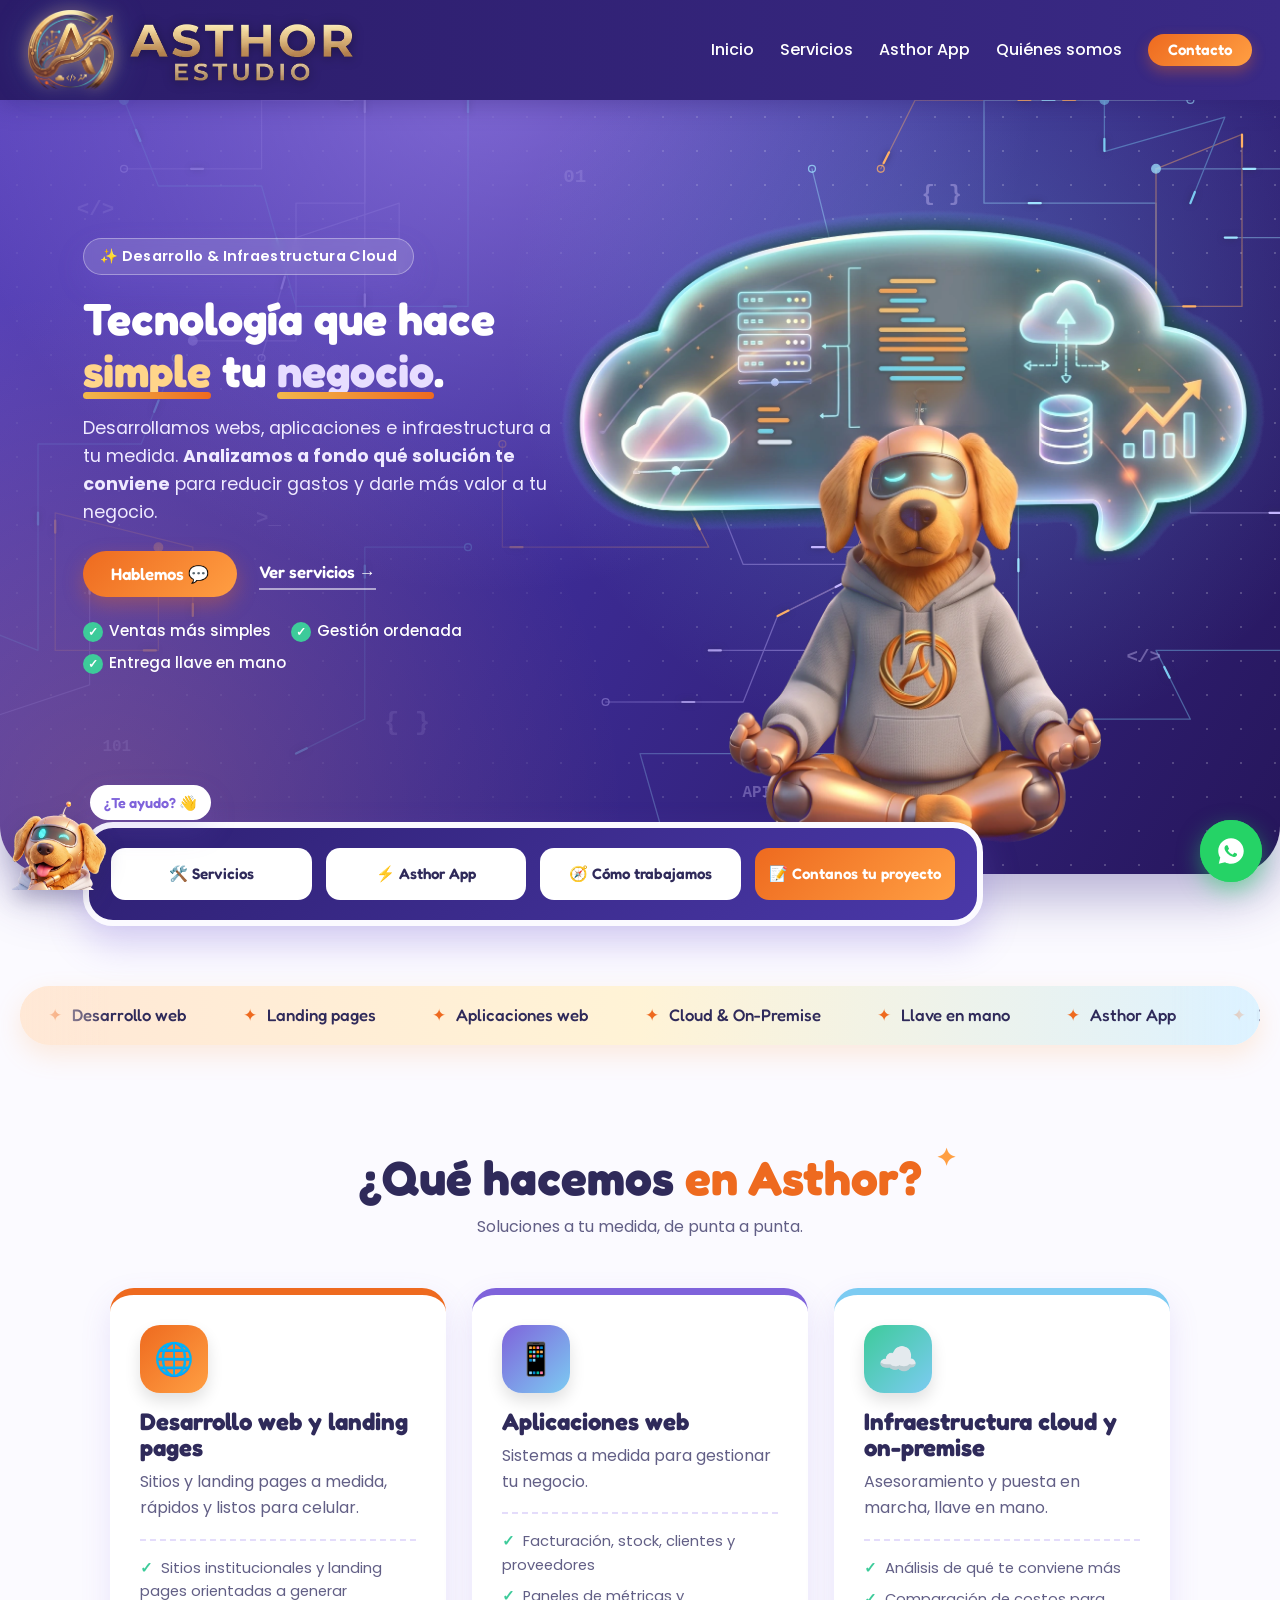
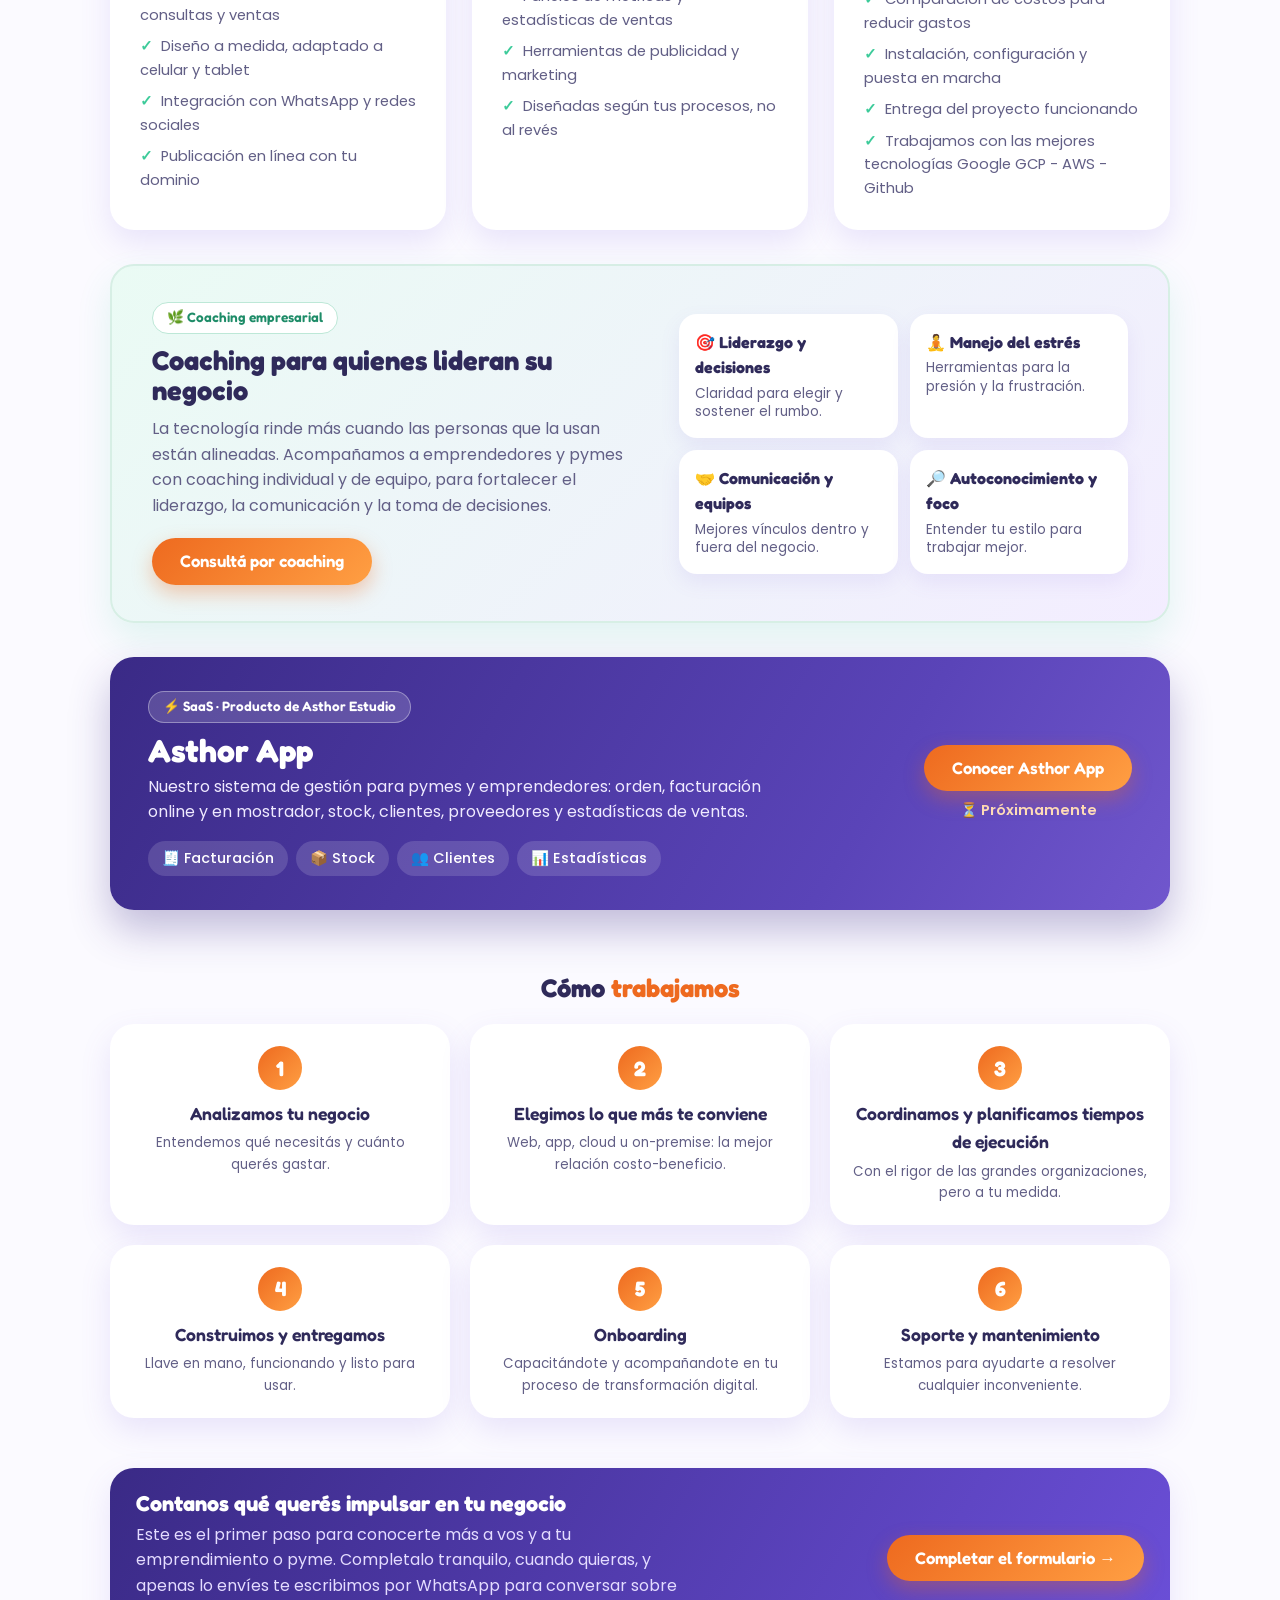
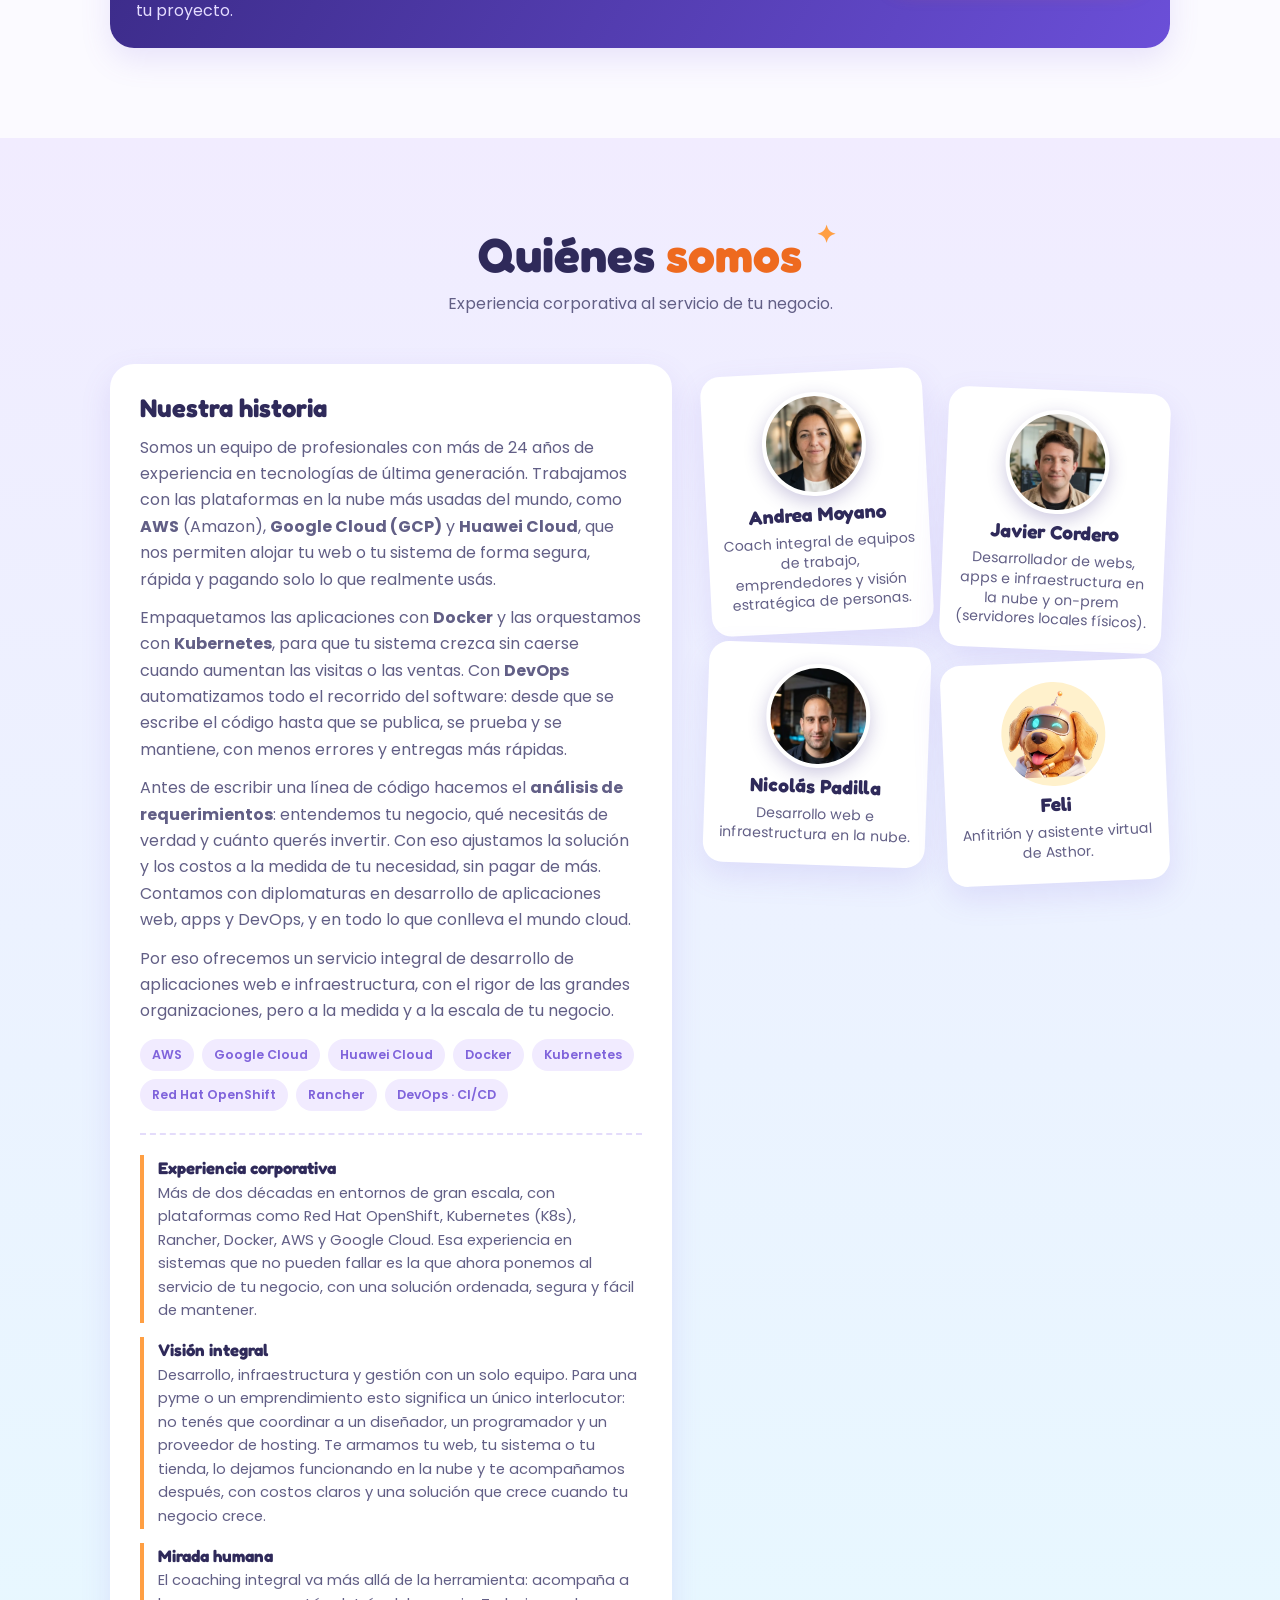
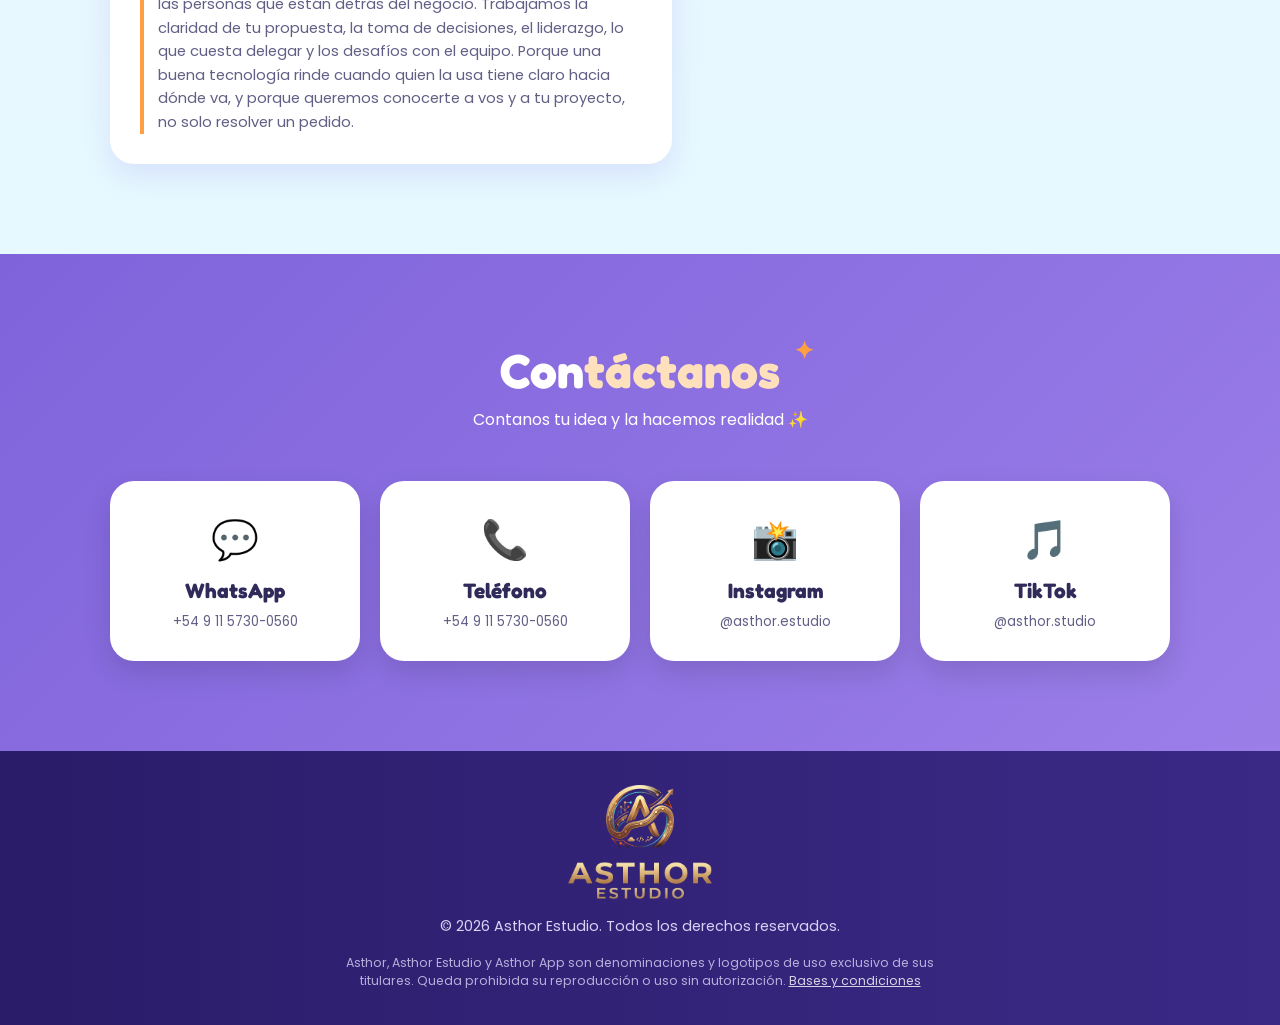
<file: index.html>
<!DOCTYPE html>
<html lang="es">
<head>
  <meta charset="UTF-8">
  <meta name="viewport" content="width=device-width, initial-scale=1">
  <title>Asthor Estudio | Desarrollo e infraestructura cloud</title>
  <meta name="description" content="Asthor Estudio: desarrollo web, aplicaciones, infraestructura cloud y on-premise llave en mano, y Asthor App, el sistema de gestión para pymes.">
  <link rel="icon" type="image/png" href="img/favicon.png">
  <meta name="theme-color" content="#3A2A86">
  <meta property="og:type" content="website">
  <meta property="og:locale" content="es_AR">
  <meta property="og:site_name" content="Asthor Estudio">
  <meta property="og:title" content="Asthor Estudio | Tecnología que hace simple tu negocio">
  <meta property="og:description" content="Desarrollo web, aplicaciones e infraestructura cloud llave en mano, y Asthor App, el sistema de gestión para pymes.">
  <meta property="og:url" content="https://asthor.com.ar/">
  <meta property="og:image" content="https://asthor.com.ar/img/og-asthor.jpg">
  <meta name="twitter:card" content="summary_large_image">
  <link rel="canonical" href="https://asthor.com.ar/">
  <link rel="preconnect" href="https://fonts.googleapis.com">
  <link rel="preconnect" href="https://fonts.gstatic.com" crossorigin>
  <link href="https://fonts.googleapis.com/css2?family=Fredoka:wght@500;600;700&family=Poppins:wght@400;500;600&display=swap" rel="stylesheet">
  <link rel="stylesheet" href="brand.css">
  <link rel="stylesheet" href="styles.css">
</head>
<body>

  <!-- NAV -->
  <header class="nav">
    <a href="#inicio" class="brand"><img class="brand-mark" src="img/asthor-mark.webp" width="700" height="650" alt=""><img class="brand-word" src="img/asthor-word.webp" width="816" height="227" alt="Asthor Estudio"></a>
    <button class="burger" id="burger" aria-label="Abrir menú" aria-expanded="false"><span></span><span></span><span></span></button>
    <nav class="links" id="links">
      <a href="#inicio">Inicio</a>
      <a href="#servicios">Servicios</a>
      <a href="asthor-app.html">Asthor App</a>
      <a href="#nosotros">Quiénes somos</a>
      <a href="#contacto" class="btn btn-sm">Contacto</a>
    </nav>
  </header>

  <main>
    <!-- INICIO -->
    <section id="inicio" class="stage">
      <div class="panel"><div class="tech-bg" aria-hidden="true"><svg class="tb-svg" viewBox="0 0 1600 900" preserveAspectRatio="xMidYMid slice" aria-hidden="true"><g fill="none" stroke-width="1.5" stroke-linecap="round" stroke-linejoin="round" opacity=".42"><path d="M1120 680L1120 440L880 440L920 540L1160 540L1160 460L960 460" stroke="#C4B5FF"/><path d="M400 760L480 720L480 520L600 520" stroke="#7CCBF2"/><path d="M1240 0L1400 0L1400 0L1280 0L1280 0L1120 0L1080 80" stroke="#FFB066"/><path d="M1000 520L1160 520L1160 600L1080 560L1080 360" stroke="#C4B5FF"/><path d="M1400 240L1400 120L1200 120L1200 0L1440 0" stroke="#9FE3FF"/><path d="M520 200L520 120L400 160L360 300" stroke="#C4B5FF"/><path d="M600 0L600 240L400 240L360 100L240 100L200 0" stroke="#7CCBF2"/><path d="M960 600L1040 560L1080 440L840 440L880 520L640 520L640 400" stroke="#FFB066"/><path d="M1040 560L960 600L920 700L760 700" stroke="#C4B5FF"/><path d="M1480 160L1600 160L1560 80L1400 80" stroke="#9FE3FF"/><path d="M160 560L160 680L40 720L40 900" stroke="#C4B5FF"/><path d="M1240 720L1440 720L1400 640L1600 640L1600 880L1600 840L1600 900" stroke="#7CCBF2"/><path d="M280 600L280 520L120 480L120 640L240 640L240 520" stroke="#FFB066"/><path d="M480 240L480 0L360 0L360 80L200 80" stroke="#C4B5FF"/><path d="M1200 320L1000 320L1000 160L1240 160L1200 240L1040 240L1000 80" stroke="#9FE3FF"/><path d="M480 0L480 120L400 120L400 280L280 280" stroke="#C4B5FF"/><path d="M0 600L100 640L100 400L220 400L260 300" stroke="#7CCBF2"/><path d="M1160 240L1400 240L1400 80L1500 40L1500 240L1260 240L1260 400" stroke="#FFB066"/><path d="M880 640L1080 640L1080 800L1160 800" stroke="#C4B5FF"/><path d="M1360 400L1240 400L1240 640L1040 640L1040 760L800 760L840 900" stroke="#9FE3FF"/><path d="M1560 240L1560 480L1440 480L1440 400L1360 400" stroke="#C4B5FF"/><path d="M1440 120L1480 20L1340 60L1340 0" stroke="#7CCBF2"/></g><g fill="none" stroke-width="2.6" stroke-linecap="round" stroke-linejoin="round" class="tb-pulse"><path d="M1120 680L1120 440L880 440L920 540L1160 540L1160 460L960 460" stroke="#C4B5FF" style="animation-delay:-0.0s"/><path d="M400 760L480 720L480 520L600 520" stroke="#7CCBF2" style="animation-delay:-0.9s"/><path d="M1240 0L1400 0L1400 0L1280 0L1280 0L1120 0L1080 80" stroke="#FFB066" style="animation-delay:-1.8s"/><path d="M1000 520L1160 520L1160 600L1080 560L1080 360" stroke="#C4B5FF" style="animation-delay:-2.7s"/><path d="M1400 240L1400 120L1200 120L1200 0L1440 0" stroke="#9FE3FF" style="animation-delay:-3.6s"/><path d="M520 200L520 120L400 160L360 300" stroke="#C4B5FF" style="animation-delay:-4.5s"/><path d="M600 0L600 240L400 240L360 100L240 100L200 0" stroke="#7CCBF2" style="animation-delay:-5.4s"/><path d="M960 600L1040 560L1080 440L840 440L880 520L640 520L640 400" stroke="#FFB066" style="animation-delay:-6.3s"/><path d="M1040 560L960 600L920 700L760 700" stroke="#C4B5FF" style="animation-delay:-7.2s"/><path d="M1480 160L1600 160L1560 80L1400 80" stroke="#9FE3FF" style="animation-delay:-8.1s"/><path d="M160 560L160 680L40 720L40 900" stroke="#C4B5FF" style="animation-delay:-9.0s"/><path d="M1240 720L1440 720L1400 640L1600 640L1600 880L1600 840L1600 900" stroke="#7CCBF2" style="animation-delay:-9.9s"/><path d="M280 600L280 520L120 480L120 640L240 640L240 520" stroke="#FFB066" style="animation-delay:-10.8s"/><path d="M480 240L480 0L360 0L360 80L200 80" stroke="#C4B5FF" style="animation-delay:-11.7s"/><path d="M1200 320L1000 320L1000 160L1240 160L1200 240L1040 240L1000 80" stroke="#9FE3FF" style="animation-delay:-12.6s"/><path d="M480 0L480 120L400 120L400 280L280 280" stroke="#C4B5FF" style="animation-delay:-13.5s"/><path d="M0 600L100 640L100 400L220 400L260 300" stroke="#7CCBF2" style="animation-delay:-14.4s"/><path d="M1160 240L1400 240L1400 80L1500 40L1500 240L1260 240L1260 400" stroke="#FFB066" style="animation-delay:-15.3s"/><path d="M880 640L1080 640L1080 800L1160 800" stroke="#C4B5FF" style="animation-delay:-16.2s"/><path d="M1360 400L1240 400L1240 640L1040 640L1040 760L800 760L840 900" stroke="#9FE3FF" style="animation-delay:-17.1s"/><path d="M1560 240L1560 480L1440 480L1440 400L1360 400" stroke="#C4B5FF" style="animation-delay:-18.0s"/><path d="M1440 120L1480 20L1340 60L1340 0" stroke="#7CCBF2" style="animation-delay:-18.9s"/></g><g opacity=".75"><circle cx="960" cy="460" r="5" fill="#C4B5FF" stroke="#C4B5FF" stroke-width="1.5"/><circle cx="600" cy="520" r="4" fill="none" stroke="#7CCBF2" stroke-width="1.5"/><circle cx="1080" cy="80" r="4" fill="none" stroke="#FFB066" stroke-width="1.5"/><circle cx="1080" cy="360" r="5" fill="#C4B5FF" stroke="#C4B5FF" stroke-width="1.5"/><circle cx="1440" cy="0" r="4" fill="none" stroke="#9FE3FF" stroke-width="1.5"/><circle cx="360" cy="300" r="4" fill="none" stroke="#C4B5FF" stroke-width="1.5"/><circle cx="200" cy="0" r="5" fill="#7CCBF2" stroke="#7CCBF2" stroke-width="1.5"/><circle cx="640" cy="400" r="4" fill="none" stroke="#FFB066" stroke-width="1.5"/><circle cx="760" cy="700" r="4" fill="none" stroke="#C4B5FF" stroke-width="1.5"/><circle cx="1400" cy="80" r="5" fill="#9FE3FF" stroke="#9FE3FF" stroke-width="1.5"/><circle cx="40" cy="900" r="4" fill="none" stroke="#C4B5FF" stroke-width="1.5"/><circle cx="1600" cy="900" r="4" fill="none" stroke="#7CCBF2" stroke-width="1.5"/><circle cx="240" cy="520" r="5" fill="#FFB066" stroke="#FFB066" stroke-width="1.5"/><circle cx="200" cy="80" r="4" fill="none" stroke="#C4B5FF" stroke-width="1.5"/><circle cx="1000" cy="80" r="4" fill="none" stroke="#9FE3FF" stroke-width="1.5"/><circle cx="280" cy="280" r="5" fill="#C4B5FF" stroke="#C4B5FF" stroke-width="1.5"/><circle cx="260" cy="300" r="4" fill="none" stroke="#7CCBF2" stroke-width="1.5"/><circle cx="1260" cy="400" r="4" fill="none" stroke="#FFB066" stroke-width="1.5"/><circle cx="1160" cy="800" r="5" fill="#C4B5FF" stroke="#C4B5FF" stroke-width="1.5"/><circle cx="840" cy="900" r="4" fill="none" stroke="#9FE3FF" stroke-width="1.5"/><circle cx="1360" cy="400" r="4" fill="none" stroke="#C4B5FF" stroke-width="1.5"/><circle cx="1340" cy="0" r="5" fill="#7CCBF2" stroke="#7CCBF2" stroke-width="1.5"/></g></svg><span class="tb-g" style="left:6%;top:12%;animation-delay:0s;font-size:1.3rem">&lt;/&gt;</span><span class="tb-g" style="left:30%;top:78%;animation-delay:-4s;font-size:1.6rem">{ }</span><span class="tb-g" style="left:44%;top:8%;animation-delay:-2s;font-size:1.2rem">01</span><span class="tb-g" style="left:58%;top:88%;animation-delay:-6s;font-size:1.0rem">API</span><span class="tb-g" style="left:20%;top:52%;animation-delay:-8s;font-size:1.3rem">&gt;_</span><span class="tb-g" style="left:88%;top:70%;animation-delay:-3s;font-size:1.2rem">&lt;/&gt;</span><span class="tb-g" style="left:72%;top:10%;animation-delay:-5s;font-size:1.4rem">{ }</span><span class="tb-g" style="left:8%;top:82%;animation-delay:-7s;font-size:1.0rem">101</span></div>
        <span class="sparkle s1">✦</span><span class="sparkle s2">✦</span><span class="sparkle s3">✦</span>
        <div class="panel-text">
          <p class="pill">✨ Desarrollo &amp; Infraestructura Cloud</p>
          <h1>
            <span class="line" style="--d:.1s">Tecnología que hace</span>
            <span class="line" style="--d:.35s"><em class="grad">simple</em> tu <em class="grad g2">negocio</em>&#8288;.</span>
          </h1>
          <p class="lead">Desarrollamos webs, aplicaciones e infraestructura a tu medida. <strong>Analizamos a fondo qué solución te conviene</strong> para reducir gastos y darle más valor a tu negocio.</p>
          <div class="cta">
            <a class="btn btn-primary" data-link="whatsapp" target="_blank" rel="noopener">Hablemos 💬</a>
            <a class="cta-link" href="#servicios">Ver servicios <span>→</span></a>
          </div>
          <ul class="trust"><li>Ventas más simples</li><li>Gestión ordenada</li><li>Entrega llave en mano</li></ul>
        </div>
        <div class="panel-feli">
          <div class="glow"></div>
          <div class="feli-wrap"><img class="feli-img" src="img/feli-hero.webp" width="1500" height="1391" alt="Feli, el perrito robot anfitrión de Asthor, meditando junto a la nube de tecnologías" fetchpriority="high"></div>
        </div>
      </div>
      <nav class="quick" aria-label="Accesos rápidos">
        <a href="#servicios">🛠️ Servicios</a>
        <a href="asthor-app.html">⚡ Asthor App</a>
        <a href="#proceso">🧭 Cómo trabajamos</a>
        <a href="formulario.html" class="q-hot">📝 Contanos tu proyecto</a>
      </nav>
    </section>

    <!-- CINTA -->
    <div class="marquee" aria-hidden="true">
      <div class="track" id="track">
        <span><i>✦</i>Desarrollo web</span><span><i>✦</i>Landing pages</span><span><i>✦</i>Aplicaciones web</span><span><i>✦</i>Cloud &amp; On-Premise</span><span><i>✦</i>Llave en mano</span><span><i>✦</i>Asthor App</span>
      </div>
    </div>

    <!-- SERVICIOS -->
    <section id="servicios" class="section">
      <div class="container">
        <h2 class="title reveal">¿Qué hacemos <em class="acc">en Asthor?</em></h2>
        <p class="sub reveal">Soluciones a tu medida, de punta a punta.</p>

        <div class="grid svc-grid">
          <article class="card svc reveal" style="--c:var(--coral)">
            <div class="icon" style="--g:linear-gradient(135deg,#EE6A1F,#FF9F43)">🌐</div>
            <h3>Desarrollo web y landing pages</h3>
            <p>Sitios y landing pages a medida, rápidos y listos para celular.</p>
            <div class="svc-detail" id="d1"><div>
              <!-- EDITAR: detalle real del servicio -->
              <ul><li>Sitios institucionales y landing pages orientadas a generar consultas y ventas</li><li>Diseño a medida, adaptado a celular y tablet</li><li>Integración con WhatsApp y redes sociales</li><li>Publicación en línea con tu dominio</li></ul>
            </div></div>
          </article>

          <article class="card svc reveal" style="--c:var(--violet)">
            <div class="icon" style="--g:linear-gradient(135deg,#7F63DB,#7CCBF2)">📱</div>
            <h3>Aplicaciones web</h3>
            <p>Sistemas a medida para gestionar tu negocio.</p>
            <div class="svc-detail" id="d2"><div>
              <ul><li>Facturación, stock, clientes y proveedores</li><li>Paneles de métricas y estadísticas de ventas</li><li>Herramientas de publicidad y marketing</li><li>Diseñadas según tus procesos, no al revés</li></ul>
            </div></div>
          </article>

          <article class="card svc reveal" style="--c:var(--sky)">
            <div class="icon" style="--g:linear-gradient(135deg,#3DCB9A,#7CCBF2)">☁️</div>
            <h3>Infraestructura cloud y on-premise</h3>
            <p>Asesoramiento y puesta en marcha, llave en mano.</p>
            <div class="svc-detail" id="d3"><div>
              <ul><li>Análisis de qué te conviene más</li><li>Comparación de costos para reducir gastos</li><li>Instalación, configuración y puesta en marcha</li><li>Entrega del proyecto funcionando</li><li>Trabajamos con las mejores tecnologías Google GCP - AWS - Github</li></ul>
            </div></div>
          </article>
        </div>

        <div class="coach-banner reveal" id="coaching">
          <div class="cb-text">
            <span class="cb-badge">🌿 Coaching empresarial</span>
            <h3>Coaching para quienes lideran su negocio</h3>
            <p>La tecnología rinde más cuando las personas que la usan están alineadas. Acompañamos a emprendedores y pymes con coaching individual y de equipo, para fortalecer el liderazgo, la comunicación y la toma de decisiones.</p>
            <a class="btn btn-primary" data-link="coaching" target="_blank" rel="noopener">Consultá por coaching</a>
          </div>
          <ul class="cb-list">
            <li><b>🎯 Liderazgo y decisiones</b><span>Claridad para elegir y sostener el rumbo.</span></li>
            <li><b>🧘 Manejo del estrés</b><span>Herramientas para la presión y la frustración.</span></li>
            <li><b>🤝 Comunicación y equipos</b><span>Mejores vínculos dentro y fuera del negocio.</span></li>
            <li><b>🔎 Autoconocimiento y foco</b><span>Entender tu estilo para trabajar mejor.</span></li>
          </ul>
        </div>

        <div class="app-banner reveal">
          <div class="sb-text">
            <span class="sb-badge">⚡ SaaS · Producto de Asthor Estudio</span>
            <h3>Asthor App</h3>
            <p>Nuestro sistema de gestión para pymes y emprendedores: orden, facturación online y en mostrador, stock, clientes, proveedores y estadísticas de ventas.</p>
            <ul class="sb-chips"><li>🧾 Facturación</li><li>📦 Stock</li><li>👥 Clientes</li><li>📊 Estadísticas</li></ul>
          </div>
          <div class="sb-cta">
            <a class="btn btn-primary" href="asthor-app.html">Conocer Asthor App</a>
            <span>⏳ Próximamente</span>
          </div>
        </div>

        <h3 class="mini-title reveal" id="proceso" style="margin-top:64px">Cómo <em class="acc">trabajamos</em></h3>
        <ol class="steps">
          <li class="reveal"><b>1</b><span>Analizamos tu negocio</span><small>Entendemos qué necesitás y cuánto querés gastar.</small></li>
          <li class="reveal"><b>2</b><span>Elegimos lo que más te conviene</span><small>Web, app, cloud u on-premise: la mejor relación costo-beneficio.</small></li>
          <li class="reveal"><b>3</b><span>Coordinamos y planificamos tiempos de ejecución</span><small>Con el rigor de las grandes organizaciones, pero a tu medida.</small></li>
          <li class="reveal"><b>4</b><span>Construimos y entregamos</span><small>Llave en mano, funcionando y listo para usar.</small></li>
          <li class="reveal"><b>5</b><span>Onboarding</span><small>Capacitándote y acompañandote en tu proceso de transformación digital.</small></li>
          <li class="reveal"><b>6</b><span>Soporte y mantenimiento</span><small>Estamos para ayudarte a resolver cualquier inconveniente.</small></li>
        </ol>
        <div class="form-cta reveal">
          <div>
            <h4>Contanos qué querés impulsar en tu negocio</h4>
            <p>Este es el primer paso para conocerte más a vos y a tu emprendimiento o pyme. Completalo tranquilo, cuando quieras, y apenas lo envíes te escribimos por WhatsApp para conversar sobre tu proyecto.</p>
          </div>
          <a class="btn btn-primary" href="formulario.html">Completar el formulario →</a>
        </div>
      </div>
    </section>

    <!-- QUIÉNES SOMOS -->
    <section id="nosotros" class="section alt">
      <div class="container">
        <h2 class="title reveal">Quiénes <em class="acc">somos</em></h2>
        <p class="sub reveal">Experiencia corporativa al servicio de tu negocio.</p>

        <div class="about">
          <div class="story reveal">
            <h3>Nuestra historia</h3>
            <p>Somos un equipo de profesionales con más de 24 años de experiencia en tecnologías de última generación. Trabajamos con las plataformas en la nube más usadas del mundo, como <b>AWS</b> (Amazon), <b>Google Cloud (GCP)</b> y <b>Huawei Cloud</b>, que nos permiten alojar tu web o tu sistema de forma segura, rápida y pagando solo lo que realmente usás.</p>
            <p>Empaquetamos las aplicaciones con <b>Docker</b> y las orquestamos con <b>Kubernetes</b>, para que tu sistema crezca sin caerse cuando aumentan las visitas o las ventas. Con <b>DevOps</b> automatizamos todo el recorrido del software: desde que se escribe el código hasta que se publica, se prueba y se mantiene, con menos errores y entregas más rápidas.</p>
            <p>Antes de escribir una línea de código hacemos el <b>análisis de requerimientos</b>: entendemos tu negocio, qué necesitás de verdad y cuánto querés invertir. Con eso ajustamos la solución y los costos a la medida de tu necesidad, sin pagar de más. Contamos con diplomaturas en desarrollo de aplicaciones web, apps y DevOps, y en todo lo que conlleva el mundo cloud.</p>
            <p>Por eso ofrecemos un servicio integral de desarrollo de aplicaciones web e infraestructura, con el rigor de las grandes organizaciones, pero a la medida y a la escala de tu negocio.</p>
            <ul class="tech-chips" aria-label="Tecnologías con las que trabajamos"><li>AWS</li><li>Google Cloud</li><li>Huawei Cloud</li><li>Docker</li><li>Kubernetes</li><li>Red Hat OpenShift</li><li>Rancher</li><li>DevOps · CI/CD</li></ul>
            <ul class="pillars">
              <li><b>Experiencia corporativa</b><span>Más de dos décadas en entornos de gran escala, con plataformas como Red Hat OpenShift, Kubernetes (K8s), Rancher, Docker, AWS y Google Cloud. Esa experiencia en sistemas que no pueden fallar es la que ahora ponemos al servicio de tu negocio, con una solución ordenada, segura y fácil de mantener.</span></li>
              <li><b>Visión integral</b><span>Desarrollo, infraestructura y gestión con un solo equipo. Para una pyme o un emprendimiento esto significa un único interlocutor: no tenés que coordinar a un diseñador, un programador y un proveedor de hosting. Te armamos tu web, tu sistema o tu tienda, lo dejamos funcionando en la nube y te acompañamos después, con costos claros y una solución que crece cuando tu negocio crece.</span></li>
              <li><b>Mirada humana</b><span>El coaching integral va más allá de la herramienta: acompaña a las personas que están detrás del negocio. Trabajamos la claridad de tu propuesta, la toma de decisiones, el liderazgo, lo que cuesta delegar y los desafíos con el equipo. Porque una buena tecnología rinde cuando quien la usa tiene claro hacia dónde va, y porque queremos conocerte a vos y a tu proyecto, no solo resolver un pedido.</span></li>
            </ul>
          </div>

          <div class="team">
            <div class="member reveal">
              <div class="avatar photo"><img src="img/andrea.webp" width="480" height="480" alt="Andrea Moyano" loading="lazy"></div>
              <h4>Andrea Moyano</h4><p>Coach integral de equipos de trabajo, emprendedores y visión estratégica de personas.</p>
            </div>
            <div class="member reveal">
              <div class="avatar photo"><img src="img/javier.webp" width="480" height="480" alt="Javier Cordero" loading="lazy"></div>
              <h4>Javier Cordero</h4><p>Desarrollador de webs, apps e infraestructura en la nube y on-prem (servidores locales físicos).</p>
            </div>
            <div class="member reveal">
              <div class="avatar photo"><img src="img/nico.webp" width="480" height="480" alt="Nicolás Padilla" loading="lazy"></div>
              <h4>Nicolás Padilla</h4><p>Desarrollo web e infraestructura en la nube.</p>
            </div>
            <div class="member reveal">
              <div class="avatar feli-mini"><img src="img/feli-head.webp" width="360" height="333" alt="Feli" loading="lazy"></div>
              <h4>Feli</h4><p>Anfitrión y asistente virtual de Asthor.</p>
            </div>
          </div>
        </div>
      </div>
    </section>

    <!-- CONTACTO -->
    <section id="contacto" class="section contact">
      <div class="container">
        <h2 class="title reveal" style="color:#fff">Con<em class="acc">táctanos</em></h2>
        <p class="sub reveal" style="color:#fff">Contanos tu idea y la hacemos realidad ✨</p>
        <div class="c-grid">
          <a class="c-card reveal" data-link="whatsapp" target="_blank" rel="noopener"><span>💬</span><b>WhatsApp</b><small data-phone></small></a>
          <a class="c-card reveal" data-link="phone"><span>📞</span><b>Teléfono</b><small data-phone></small></a>
          <a class="c-card reveal" data-link="instagram" target="_blank" rel="noopener"><span>📸</span><b>Instagram</b><small data-ig></small></a>
          <a class="c-card reveal" data-link="tiktok" target="_blank" rel="noopener"><span>🎵</span><b>TikTok</b><small data-tt></small></a>
        </div>
      </div>
    </section>
  </main>

  <footer class="footer">
    <img class="foot-logo" src="img/asthor-mark.webp" width="700" height="650" alt=""><img class="foot-word" src="img/asthor-word.webp" width="816" height="227" alt="Asthor Estudio">
    <p>© <span id="year"></span> Asthor Estudio. Todos los derechos reservados.</p>
    <p class="legal">Asthor, Asthor Estudio y Asthor App son denominaciones y logotipos de uso exclusivo de sus titulares. Queda prohibida su reproducción o uso sin autorización. <a href="terminos.html">Bases y condiciones</a></p>
  </footer>

  <!-- WHATSAPP FLOTANTE -->
  <a class="wa" data-link="whatsapp" target="_blank" rel="noopener" aria-label="Escribinos por WhatsApp">
    <svg viewBox="0 0 32 32" width="34" height="34" aria-hidden="true"><path fill="#fff" d="M16 4C9.4 4 4 9.3 4 15.9c0 2.3.7 4.5 1.9 6.3L4.5 28l5.9-1.5c1.7.9 3.6 1.4 5.6 1.4 6.6 0 12-5.3 12-11.9S22.6 4 16 4z"/><path fill="#25D366" d="M21.7 18.7c-.3-.2-1.8-.9-2.1-1-.3-.1-.5-.2-.7.2-.2.3-.8 1-1 1.2-.2.2-.4.2-.7.1-.3-.2-1.3-.5-2.4-1.5-.9-.8-1.5-1.8-1.7-2.1-.2-.3 0-.5.1-.6.1-.1.3-.4.5-.5.2-.2.2-.3.3-.5.1-.2.1-.4 0-.5-.1-.2-.7-1.700-1-2.300-.3-.6-.5-.5-.7-.5h-.6c-.2 0-.5.1-.8.4-.3.3-1 1-1 2.400s1 2.800 1.200 3c.1.2 2 3.100 4.900 4.300 2.900 1.200 2.900.8 3.400.8.500-.1 1.800-.7 2-1.400.3-.7.3-1.300.2-1.400-.1-.1-.3-.2-.6-.4z"/></svg>
  </a>

  <!-- FELI BOT -->
  <div class="bot" id="bot">
    <div class="bubble" id="bubble" role="dialog" aria-label="Menú de Feli">
      <button class="close" id="botClose" aria-label="Cerrar">✕</button>
      <p id="botMsg">¡Guau! Soy Feli 🐾, tu asistente. ¿En qué puedo ayudarte?</p>
      <div class="menu">
        <button data-go="inicio">🏠 Inicio</button>
        <button data-go="servicios">🛠️ Servicios</button>
        <button data-go="app">⚡ Asthor App</button>
        <button data-go="nosotros">👥 Quiénes somos</button>
        <button data-go="contacto">📞 Contacto</button>
      </div>
    </div>
    <span class="hint">¿Te ayudo? 👋</span>
    <button class="bot-toggle" id="botToggle" aria-label="Hablar con Feli"><img class="feli feli-bot" src="img/feli-head.webp" width="360" height="333" alt=""></button>
  </div>

  <script src="script.js"></script>
</body>
</html>
</file>
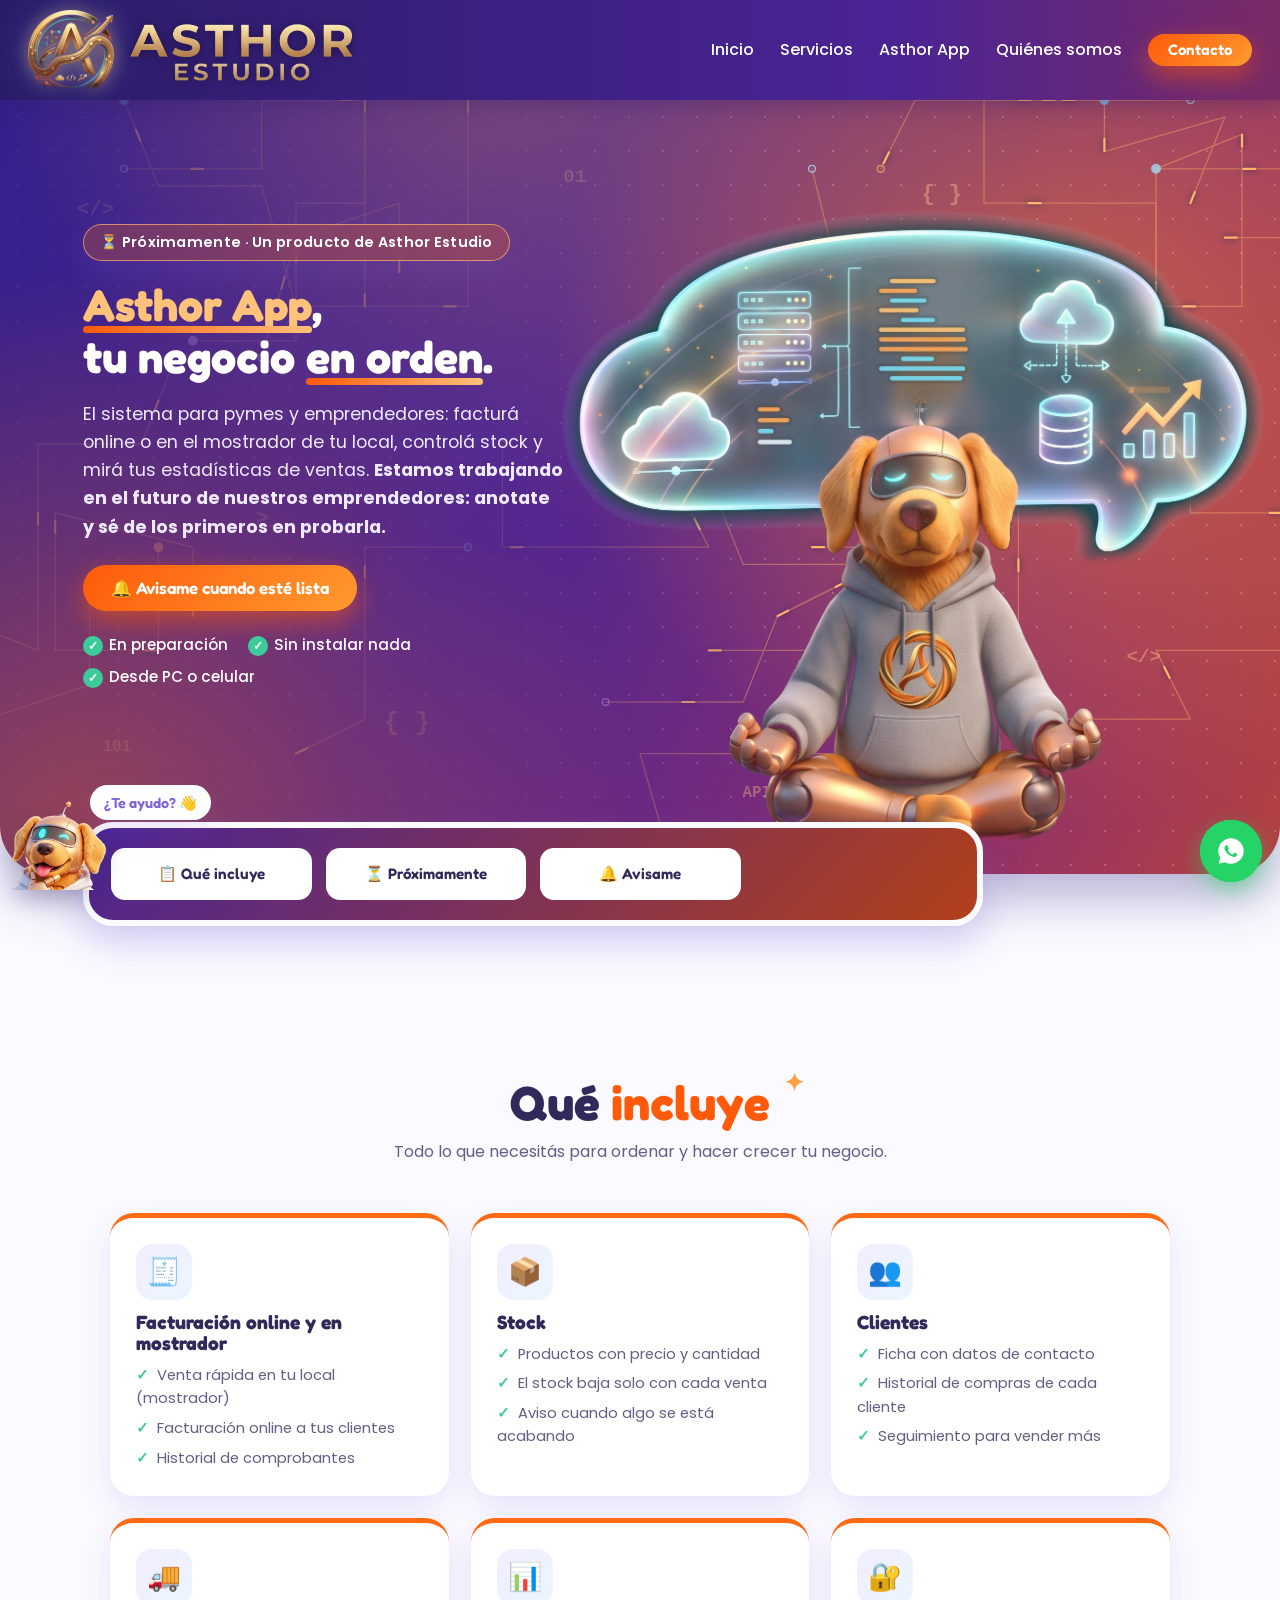
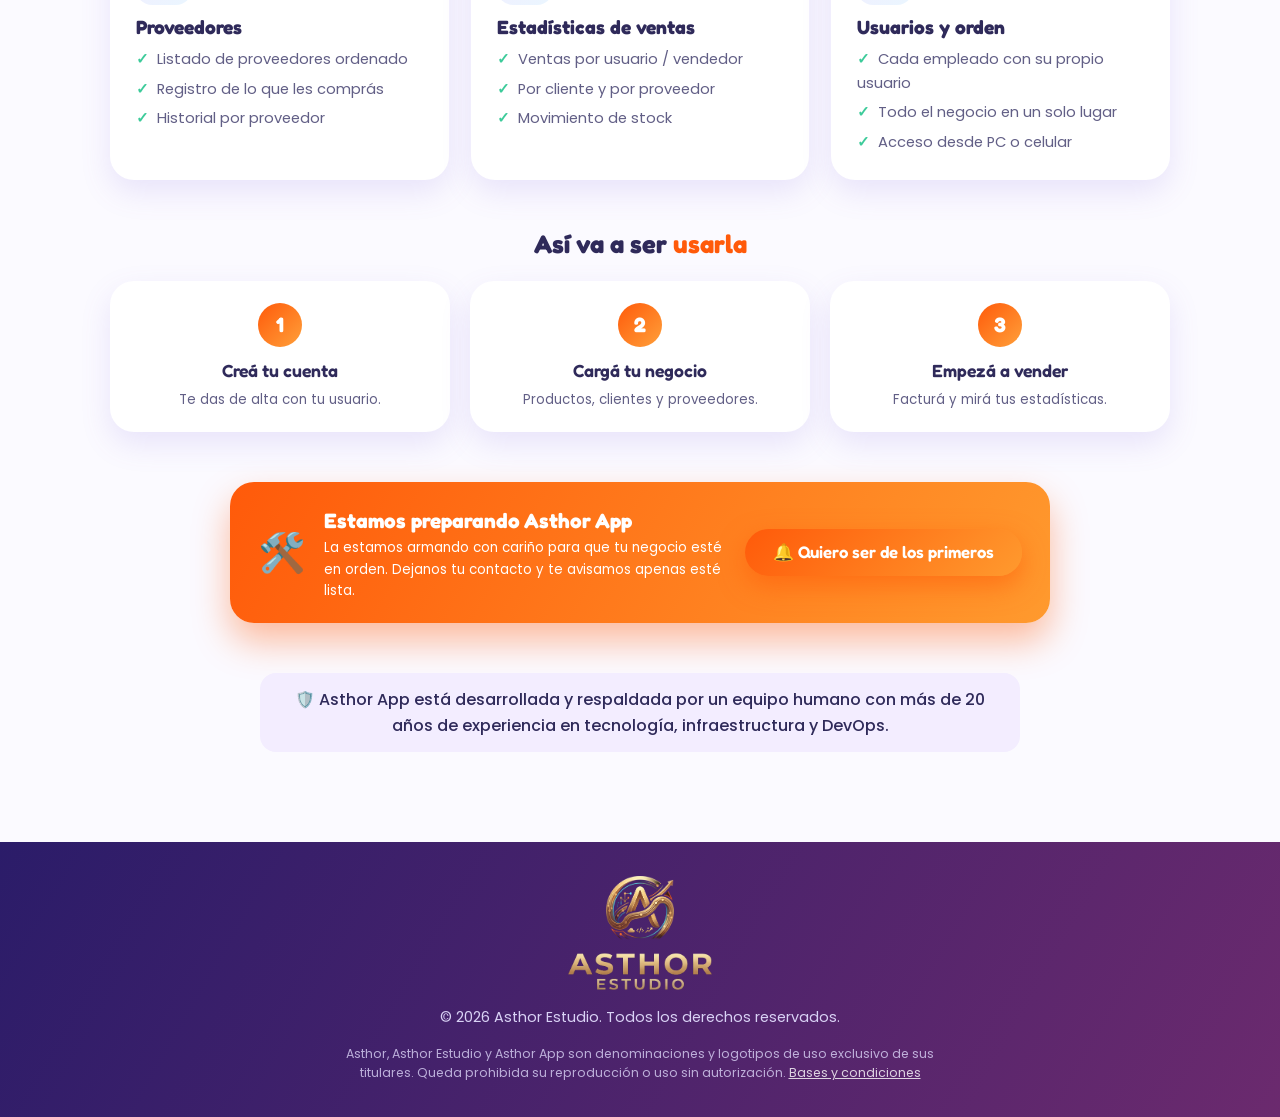
<file: asthor-app.html>
<!DOCTYPE html>
<html lang="es">
<head>
  <meta charset="UTF-8">
  <meta name="viewport" content="width=device-width, initial-scale=1">
  <title>Asthor App | Sistema de gestión para pymes - Asthor Estudio</title>
  <meta name="description" content="Asthor App: el sistema de gestión para pymes y emprendedores que estamos preparando. Ventas, stock, clientes, proveedores y estadísticas en un solo lugar. Próximamente.">
  <link rel="icon" type="image/png" href="img/favicon.png">
  <meta name="theme-color" content="#3A2A86">
  <meta property="og:type" content="website">
  <meta property="og:locale" content="es_AR">
  <meta property="og:site_name" content="Asthor Estudio">
  <meta property="og:title" content="Asthor App | Sistema de gestión para pymes">
  <meta property="og:description" content="Ventas, stock, clientes, proveedores y estadísticas en un solo lugar. Próximamente.">
  <meta property="og:url" content="https://asthor.com.ar/asthor-app.html">
  <meta property="og:image" content="https://asthor.com.ar/img/og-asthor.jpg">
  <meta name="twitter:card" content="summary_large_image">
  <link rel="canonical" href="https://asthor.com.ar/asthor-app.html">
  <link rel="preconnect" href="https://fonts.googleapis.com">
  <link rel="preconnect" href="https://fonts.gstatic.com" crossorigin>
  <link href="https://fonts.googleapis.com/css2?family=Fredoka:wght@500;600;700&family=Poppins:wght@400;500;600&display=swap" rel="stylesheet">
  <link rel="stylesheet" href="brand.css">
  <link rel="stylesheet" href="styles.css">
</head>
<body class="app">

  <header class="nav">
    <a href="index.html" class="brand"><img class="brand-mark" src="img/asthor-mark.webp" width="700" height="650" alt=""><img class="brand-word" src="img/asthor-word.webp" width="816" height="227" alt="Asthor Estudio"></a>
    <button class="burger" id="burger" aria-label="Abrir menú" aria-expanded="false"><span></span><span></span><span></span></button>
    <nav class="links" id="links">
      <a href="index.html#inicio">Inicio</a>
      <a href="index.html#servicios">Servicios</a>
      <a href="asthor-app.html">Asthor App</a>
      <a href="index.html#nosotros">Quiénes somos</a>
      <a href="index.html#contacto" class="btn btn-sm">Contacto</a>
    </nav>
  </header>

  <main>
    <section id="app" class="stage">
      <div class="panel"><div class="tech-bg" aria-hidden="true"><svg class="tb-svg" viewBox="0 0 1600 900" preserveAspectRatio="xMidYMid slice" aria-hidden="true"><g fill="none" stroke-width="1.5" stroke-linecap="round" stroke-linejoin="round" opacity=".42"><path d="M1120 680L1120 440L880 440L920 540L1160 540L1160 460L960 460" stroke="#C4B5FF"/><path d="M400 760L480 720L480 520L600 520" stroke="#7CCBF2"/><path d="M1240 0L1400 0L1400 0L1280 0L1280 0L1120 0L1080 80" stroke="#FFB066"/><path d="M1000 520L1160 520L1160 600L1080 560L1080 360" stroke="#C4B5FF"/><path d="M1400 240L1400 120L1200 120L1200 0L1440 0" stroke="#9FE3FF"/><path d="M520 200L520 120L400 160L360 300" stroke="#C4B5FF"/><path d="M600 0L600 240L400 240L360 100L240 100L200 0" stroke="#7CCBF2"/><path d="M960 600L1040 560L1080 440L840 440L880 520L640 520L640 400" stroke="#FFB066"/><path d="M1040 560L960 600L920 700L760 700" stroke="#C4B5FF"/><path d="M1480 160L1600 160L1560 80L1400 80" stroke="#9FE3FF"/><path d="M160 560L160 680L40 720L40 900" stroke="#C4B5FF"/><path d="M1240 720L1440 720L1400 640L1600 640L1600 880L1600 840L1600 900" stroke="#7CCBF2"/><path d="M280 600L280 520L120 480L120 640L240 640L240 520" stroke="#FFB066"/><path d="M480 240L480 0L360 0L360 80L200 80" stroke="#C4B5FF"/><path d="M1200 320L1000 320L1000 160L1240 160L1200 240L1040 240L1000 80" stroke="#9FE3FF"/><path d="M480 0L480 120L400 120L400 280L280 280" stroke="#C4B5FF"/><path d="M0 600L100 640L100 400L220 400L260 300" stroke="#7CCBF2"/><path d="M1160 240L1400 240L1400 80L1500 40L1500 240L1260 240L1260 400" stroke="#FFB066"/><path d="M880 640L1080 640L1080 800L1160 800" stroke="#C4B5FF"/><path d="M1360 400L1240 400L1240 640L1040 640L1040 760L800 760L840 900" stroke="#9FE3FF"/><path d="M1560 240L1560 480L1440 480L1440 400L1360 400" stroke="#C4B5FF"/><path d="M1440 120L1480 20L1340 60L1340 0" stroke="#7CCBF2"/></g><g fill="none" stroke-width="2.6" stroke-linecap="round" stroke-linejoin="round" class="tb-pulse"><path d="M1120 680L1120 440L880 440L920 540L1160 540L1160 460L960 460" stroke="#C4B5FF" style="animation-delay:-0.0s"/><path d="M400 760L480 720L480 520L600 520" stroke="#7CCBF2" style="animation-delay:-0.9s"/><path d="M1240 0L1400 0L1400 0L1280 0L1280 0L1120 0L1080 80" stroke="#FFB066" style="animation-delay:-1.8s"/><path d="M1000 520L1160 520L1160 600L1080 560L1080 360" stroke="#C4B5FF" style="animation-delay:-2.7s"/><path d="M1400 240L1400 120L1200 120L1200 0L1440 0" stroke="#9FE3FF" style="animation-delay:-3.6s"/><path d="M520 200L520 120L400 160L360 300" stroke="#C4B5FF" style="animation-delay:-4.5s"/><path d="M600 0L600 240L400 240L360 100L240 100L200 0" stroke="#7CCBF2" style="animation-delay:-5.4s"/><path d="M960 600L1040 560L1080 440L840 440L880 520L640 520L640 400" stroke="#FFB066" style="animation-delay:-6.3s"/><path d="M1040 560L960 600L920 700L760 700" stroke="#C4B5FF" style="animation-delay:-7.2s"/><path d="M1480 160L1600 160L1560 80L1400 80" stroke="#9FE3FF" style="animation-delay:-8.1s"/><path d="M160 560L160 680L40 720L40 900" stroke="#C4B5FF" style="animation-delay:-9.0s"/><path d="M1240 720L1440 720L1400 640L1600 640L1600 880L1600 840L1600 900" stroke="#7CCBF2" style="animation-delay:-9.9s"/><path d="M280 600L280 520L120 480L120 640L240 640L240 520" stroke="#FFB066" style="animation-delay:-10.8s"/><path d="M480 240L480 0L360 0L360 80L200 80" stroke="#C4B5FF" style="animation-delay:-11.7s"/><path d="M1200 320L1000 320L1000 160L1240 160L1200 240L1040 240L1000 80" stroke="#9FE3FF" style="animation-delay:-12.6s"/><path d="M480 0L480 120L400 120L400 280L280 280" stroke="#C4B5FF" style="animation-delay:-13.5s"/><path d="M0 600L100 640L100 400L220 400L260 300" stroke="#7CCBF2" style="animation-delay:-14.4s"/><path d="M1160 240L1400 240L1400 80L1500 40L1500 240L1260 240L1260 400" stroke="#FFB066" style="animation-delay:-15.3s"/><path d="M880 640L1080 640L1080 800L1160 800" stroke="#C4B5FF" style="animation-delay:-16.2s"/><path d="M1360 400L1240 400L1240 640L1040 640L1040 760L800 760L840 900" stroke="#9FE3FF" style="animation-delay:-17.1s"/><path d="M1560 240L1560 480L1440 480L1440 400L1360 400" stroke="#C4B5FF" style="animation-delay:-18.0s"/><path d="M1440 120L1480 20L1340 60L1340 0" stroke="#7CCBF2" style="animation-delay:-18.9s"/></g><g opacity=".75"><circle cx="960" cy="460" r="5" fill="#C4B5FF" stroke="#C4B5FF" stroke-width="1.5"/><circle cx="600" cy="520" r="4" fill="none" stroke="#7CCBF2" stroke-width="1.5"/><circle cx="1080" cy="80" r="4" fill="none" stroke="#FFB066" stroke-width="1.5"/><circle cx="1080" cy="360" r="5" fill="#C4B5FF" stroke="#C4B5FF" stroke-width="1.5"/><circle cx="1440" cy="0" r="4" fill="none" stroke="#9FE3FF" stroke-width="1.5"/><circle cx="360" cy="300" r="4" fill="none" stroke="#C4B5FF" stroke-width="1.5"/><circle cx="200" cy="0" r="5" fill="#7CCBF2" stroke="#7CCBF2" stroke-width="1.5"/><circle cx="640" cy="400" r="4" fill="none" stroke="#FFB066" stroke-width="1.5"/><circle cx="760" cy="700" r="4" fill="none" stroke="#C4B5FF" stroke-width="1.5"/><circle cx="1400" cy="80" r="5" fill="#9FE3FF" stroke="#9FE3FF" stroke-width="1.5"/><circle cx="40" cy="900" r="4" fill="none" stroke="#C4B5FF" stroke-width="1.5"/><circle cx="1600" cy="900" r="4" fill="none" stroke="#7CCBF2" stroke-width="1.5"/><circle cx="240" cy="520" r="5" fill="#FFB066" stroke="#FFB066" stroke-width="1.5"/><circle cx="200" cy="80" r="4" fill="none" stroke="#C4B5FF" stroke-width="1.5"/><circle cx="1000" cy="80" r="4" fill="none" stroke="#9FE3FF" stroke-width="1.5"/><circle cx="280" cy="280" r="5" fill="#C4B5FF" stroke="#C4B5FF" stroke-width="1.5"/><circle cx="260" cy="300" r="4" fill="none" stroke="#7CCBF2" stroke-width="1.5"/><circle cx="1260" cy="400" r="4" fill="none" stroke="#FFB066" stroke-width="1.5"/><circle cx="1160" cy="800" r="5" fill="#C4B5FF" stroke="#C4B5FF" stroke-width="1.5"/><circle cx="840" cy="900" r="4" fill="none" stroke="#9FE3FF" stroke-width="1.5"/><circle cx="1360" cy="400" r="4" fill="none" stroke="#C4B5FF" stroke-width="1.5"/><circle cx="1340" cy="0" r="5" fill="#7CCBF2" stroke="#7CCBF2" stroke-width="1.5"/></g></svg><span class="tb-g" style="left:6%;top:12%;animation-delay:0s;font-size:1.3rem">&lt;/&gt;</span><span class="tb-g" style="left:30%;top:78%;animation-delay:-4s;font-size:1.6rem">{ }</span><span class="tb-g" style="left:44%;top:8%;animation-delay:-2s;font-size:1.2rem">01</span><span class="tb-g" style="left:58%;top:88%;animation-delay:-6s;font-size:1.0rem">API</span><span class="tb-g" style="left:20%;top:52%;animation-delay:-8s;font-size:1.3rem">&gt;_</span><span class="tb-g" style="left:88%;top:70%;animation-delay:-3s;font-size:1.2rem">&lt;/&gt;</span><span class="tb-g" style="left:72%;top:10%;animation-delay:-5s;font-size:1.4rem">{ }</span><span class="tb-g" style="left:8%;top:82%;animation-delay:-7s;font-size:1.0rem">101</span></div>
        <span class="sparkle s1">✦</span><span class="sparkle s2">✦</span><span class="sparkle s3">✦</span>
        <div class="panel-text">
          <p class="pill">⏳ Próximamente · Un producto de Asthor Estudio</p>
          <h1>
            <span class="line" style="--d:.1s"><em class="grad">Asthor App</em>,</span>
            <span class="line" style="--d:.35s">tu negocio <em class="grad g2">en orden</em>&#8288;.</span>
          </h1>
          <!-- EDITAR: descripción real -->
          <p class="lead">El sistema para pymes y emprendedores: facturá online o en el mostrador de tu local, controlá stock y mirá tus estadísticas de ventas. <strong>Estamos trabajando en el futuro de nuestros emprendedores: anotate y sé de los primeros en probarla.</strong></p>
          <div class="cta">
            <a class="btn btn-primary" data-link="appAlta" target="_blank" rel="noopener">🔔 Avisame cuando esté lista</a>
            <a class="cta-link" data-link="app" target="_blank" rel="noopener">Ya tengo cuenta <span>→</span></a>
          </div>
          <ul class="trust"><li>En preparación</li><li>Sin instalar nada</li><li>Desde PC o celular</li></ul>
        </div>
        <div class="panel-feli">
          <div class="glow"></div>
          <div class="feli-wrap"><img class="feli-img" src="img/feli-hero.webp" width="1500" height="1391" alt="Feli, el perrito robot anfitrión de Asthor, meditando junto a la nube de tecnologías" fetchpriority="high"></div>
        </div>
      </div>
      <nav class="quick" aria-label="Accesos rápidos">
        <a href="#incluye">📋 Qué incluye</a>
        <a href="#proximamente">⏳ Próximamente</a>
        <a data-link="appAlta" target="_blank" rel="noopener">🔔 Avisame</a>
      </nav>
    </section>

    <section class="section" id="incluye">
      <div class="container">
        <h2 class="title reveal">Qué <em class="acc">incluye</em></h2>
        <p class="sub reveal">Todo lo que necesitás para ordenar y hacer crecer tu negocio.</p>

        <!-- EDITAR: ajustá cada módulo a lo que realmente hace Asthor App -->
        <div class="mods">
          <article class="mod reveal"><div class="mod-ic">🧾</div><h3>Facturación online y en mostrador</h3>
            <ul><li>Venta rápida en tu local (mostrador)</li><li>Facturación online a tus clientes</li><li>Historial de comprobantes</li></ul></article>
          <article class="mod reveal"><div class="mod-ic">📦</div><h3>Stock</h3>
            <ul><li>Productos con precio y cantidad</li><li>El stock baja solo con cada venta</li><li>Aviso cuando algo se está acabando</li></ul></article>
          <article class="mod reveal"><div class="mod-ic">👥</div><h3>Clientes</h3>
            <ul><li>Ficha con datos de contacto</li><li>Historial de compras de cada cliente</li><li>Seguimiento para vender más</li></ul></article>
          <article class="mod reveal"><div class="mod-ic">🚚</div><h3>Proveedores</h3>
            <ul><li>Listado de proveedores ordenado</li><li>Registro de lo que les comprás</li><li>Historial por proveedor</li></ul></article>
          <article class="mod reveal"><div class="mod-ic">📊</div><h3>Estadísticas de ventas</h3>
            <ul><li>Ventas por usuario / vendedor</li><li>Por cliente y por proveedor</li><li>Movimiento de stock</li></ul></article>
          <article class="mod reveal"><div class="mod-ic">🔐</div><h3>Usuarios y orden</h3>
            <ul><li>Cada empleado con su propio usuario</li><li>Todo el negocio en un solo lugar</li><li>Acceso desde PC o celular</li></ul></article>
        </div>

        <h3 class="mini-title reveal">Así va a ser <em class="acc">usarla</em></h3>
        <ol class="steps">
          <li class="reveal"><b>1</b><span>Creá tu cuenta</span><small>Te das de alta con tu usuario.</small></li>
          <li class="reveal"><b>2</b><span>Cargá tu negocio</span><small>Productos, clientes y proveedores.</small></li>
          <li class="reveal"><b>3</b><span>Empezá a vender</span><small>Facturá y mirá tus estadísticas.</small></li>
        </ol>

        <div class="trial reveal" id="proximamente">
          <span>🛠️</span>
          <div><b>Estamos preparando Asthor App</b><small>La estamos armando con cariño para que tu negocio esté en orden. Dejanos tu contacto y te avisamos apenas esté lista.</small></div>
          <a class="btn btn-primary" data-link="appAlta" target="_blank" rel="noopener">🔔 Quiero ser de los primeros</a>
        </div>
        <p class="backed reveal">🛡️ Asthor App está desarrollada y respaldada por un equipo humano con más de 20 años de experiencia en tecnología, infraestructura y DevOps.</p>
      </div>
    </section>
  </main>

  <footer class="footer">
    <img class="foot-logo" src="img/asthor-mark.webp" width="700" height="650" alt=""><img class="foot-word" src="img/asthor-word.webp" width="816" height="227" alt="Asthor Estudio">
    <p>© <span id="year"></span> Asthor Estudio. Todos los derechos reservados.</p>
    <p class="legal">Asthor, Asthor Estudio y Asthor App son denominaciones y logotipos de uso exclusivo de sus titulares. Queda prohibida su reproducción o uso sin autorización. <a href="terminos.html">Bases y condiciones</a></p>
  </footer>

  <!-- WHATSAPP FLOTANTE -->
  <a class="wa" data-link="whatsapp" target="_blank" rel="noopener" aria-label="Escribinos por WhatsApp">
    <svg viewBox="0 0 32 32" width="34" height="34" aria-hidden="true"><path fill="#fff" d="M16 4C9.4 4 4 9.3 4 15.9c0 2.3.7 4.5 1.9 6.3L4.5 28l5.9-1.5c1.7.9 3.6 1.4 5.6 1.4 6.6 0 12-5.3 12-11.9S22.6 4 16 4z"/><path fill="#25D366" d="M21.7 18.7c-.3-.2-1.8-.9-2.1-1-.3-.1-.5-.2-.7.2-.2.3-.8 1-1 1.2-.2.2-.4.2-.7.1-.3-.2-1.3-.5-2.4-1.5-.9-.8-1.5-1.8-1.7-2.1-.2-.3 0-.5.1-.6.1-.1.3-.4.5-.5.2-.2.2-.3.3-.5.1-.2.1-.4 0-.5-.1-.2-.7-1.700-1-2.300-.3-.6-.5-.5-.7-.5h-.6c-.2 0-.5.1-.8.4-.3.3-1 1-1 2.400s1 2.800 1.200 3c.1.2 2 3.100 4.900 4.300 2.900 1.200 2.900.8 3.400.8.500-.1 1.800-.7 2-1.400.3-.7.3-1.300.2-1.400-.1-.1-.3-.2-.6-.4z"/></svg>
  </a>

  <!-- FELI BOT -->
  <div class="bot" id="bot">
    <div class="bubble" id="bubble" role="dialog" aria-label="Menú de Feli">
      <button class="close" id="botClose" aria-label="Cerrar">✕</button>
      <p id="botMsg">¡Guau! Soy Feli 🐾, tu asistente. ¿Qué querés ver?</p>
      <div class="menu">
        <button data-go="inicio">🏠 Inicio</button>
        <button data-go="servicios">🛠️ Servicios</button>
        <button data-go="app">⚡ Asthor App</button>
        <button data-go="nosotros">👥 Quiénes somos</button>
        <button data-go="contacto">📞 Contacto</button>
      </div>
    </div>
    <span class="hint">¿Te ayudo? 👋</span>
    <button class="bot-toggle" id="botToggle" aria-label="Hablar con Feli"><img class="feli feli-bot" src="img/feli-head.webp" width="360" height="333" alt=""></button>
  </div>

  <script src="script.js"></script>
</body>
</html>
</file>
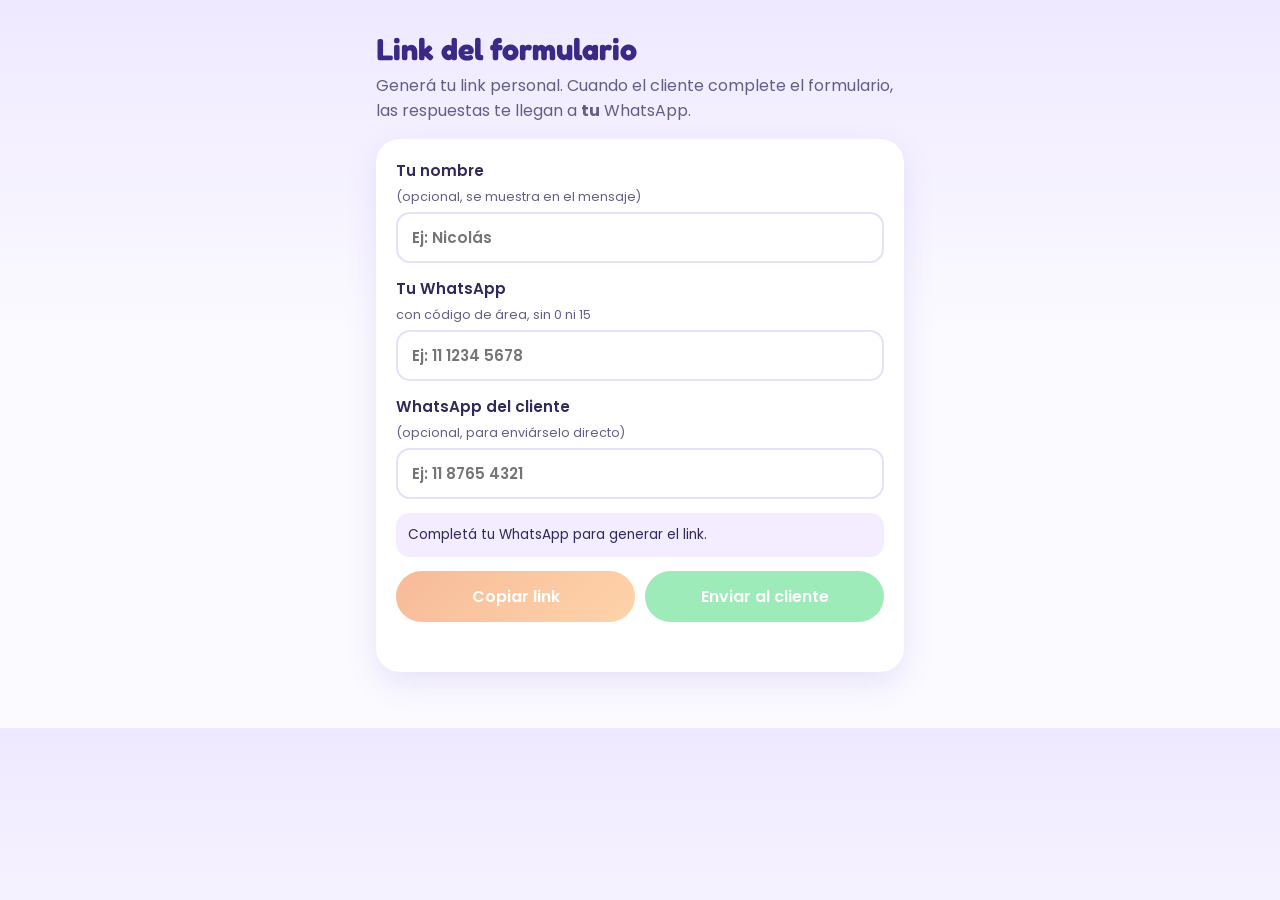
<file: equipo.html>
<!DOCTYPE html>
<html lang="es">
<head>
  <meta charset="UTF-8">
  <meta name="viewport" content="width=device-width, initial-scale=1">
  <meta name="robots" content="noindex,nofollow">
  <title>Link del formulario | Equipo Asthor</title>
  <link rel="icon" type="image/png" href="img/favicon.png">
  <meta name="theme-color" content="#3A2A86">
  <link rel="preconnect" href="https://fonts.googleapis.com">
  <link rel="preconnect" href="https://fonts.gstatic.com" crossorigin>
  <link href="https://fonts.googleapis.com/css2?family=Fredoka:wght@500;600;700&family=Poppins:wght@400;500;600&display=swap" rel="stylesheet">
  <link rel="stylesheet" href="brand.css">
  <style>
    *{box-sizing:border-box}
    body{margin:0;font-family:Poppins,system-ui,sans-serif;color:var(--ink);background:linear-gradient(180deg,#EFE9FF 0,var(--bg) 340px)}
    .wrap{max-width:560px;margin:0 auto;padding:24px 16px 56px}
    h1{font-family:Fredoka,sans-serif;color:var(--night);font-size:1.9rem;margin:.2em 0}
    p{color:var(--muted);margin:0 0 16px}
    .card{background:#fff;border-radius:var(--r);box-shadow:var(--shadow);padding:20px;display:grid;gap:14px}
    label{font-weight:600;font-size:.95rem;display:grid;gap:6px}
    label small{font-weight:400;color:var(--muted)}
    input{font:inherit;padding:12px 14px;border:2px solid #E6E0FA;border-radius:14px;width:100%}
    input:focus{outline:none;border-color:var(--violet)}
    .out{background:#F3EDFF;border-radius:14px;padding:12px;word-break:break-all;font-size:.85rem;color:var(--ink)}
    .row{display:grid;grid-template-columns:1fr 1fr;gap:10px}
    button,a.btn{border:0;cursor:pointer;font:inherit;font-weight:600;color:#fff;text-align:center;text-decoration:none;padding:13px 10px;border-radius:999px;background:linear-gradient(135deg,var(--coral),var(--orange));display:block}
    a.wa{background:#25D366}
    .off{opacity:.45;pointer-events:none}
    .ok{color:var(--teal);font-size:.85rem;min-height:1.2em;margin:0;text-align:center}
  </style>
</head>
<body>
<div class="wrap">
  <h1>Link del formulario</h1>
  <p>Generá tu link personal. Cuando el cliente complete el formulario, las respuestas te llegan a <b>tu</b> WhatsApp.</p>
  <div class="card">
    <label>Tu nombre <small>(opcional, se muestra en el mensaje)</small><input id="de" type="text" placeholder="Ej: Nicolás" autocomplete="given-name"></label>
    <label>Tu WhatsApp <small>con código de área, sin 0 ni 15</small><input id="to" type="tel" inputmode="tel" placeholder="Ej: 11 1234 5678"></label>
    <label>WhatsApp del cliente <small>(opcional, para enviárselo directo)</small><input id="cl" type="tel" inputmode="tel" placeholder="Ej: 11 8765 4321"></label>
    <div class="out" id="out">Completá tu WhatsApp para generar el link.</div>
    <div class="row">
      <button type="button" id="copy" class="off">Copiar link</button>
      <a class="btn wa off" id="send" href="#" target="_blank" rel="noopener">Enviar al cliente</a>
    </div>
    <p class="ok" id="ok"></p>
  </div>
</div>
<script>
const $ = (s) => document.querySelector(s);
function normAR(v){let d=String(v||"").replace(/\D/g,"").replace(/^00/,"");if(d.startsWith("549"))return d;if(d.startsWith("54"))return "549"+d.slice(2);d=d.replace(/^0/,"");return d.length>=10?"549"+d:"";}
const store={get(k){try{return localStorage.getItem(k)||""}catch(e){return ""}},set(k,v){try{localStorage.setItem(k,v)}catch(e){}}};
$("#de").value=store.get("asthor_de"); $("#to").value=store.get("asthor_to");
let link="";
function upd(){
  store.set("asthor_de",$("#de").value); store.set("asthor_to",$("#to").value);
  const to=normAR($("#to").value), de=$("#de").value.trim(), cl=normAR($("#cl").value);
  if(!to){link="";$("#out").textContent="Completá tu WhatsApp para generar el link.";$("#copy").classList.add("off");$("#send").classList.add("off");return;}
  const u=new URL("formulario.html",location.href); u.search=""; u.hash="";
  u.searchParams.set("to",to); if(de)u.searchParams.set("de",de);
  link=u.href; $("#out").textContent=link; $("#copy").classList.remove("off");
  const msg="¡Hola! Soy "+(de||"del equipo de Asthor Estudio")+". Para conocer tu proyecto y ver cómo ayudarte, completá este formulario cortito: "+link;
  $("#send").href="https://wa.me/"+(cl||"")+"?text="+encodeURIComponent(msg);
  $("#send").classList.remove("off");
}
document.addEventListener("input",upd);
$("#copy").addEventListener("click",async()=>{
  try{await navigator.clipboard.writeText(link);$("#ok").textContent="¡Link copiado!";}
  catch(e){const r=document.createRange();r.selectNodeContents($("#out"));const s=getSelection();s.removeAllRanges();s.addRange(r);$("#ok").textContent="Seleccionado: copialo manualmente.";}
});
upd();
</script>
</body>
</html>
</file>
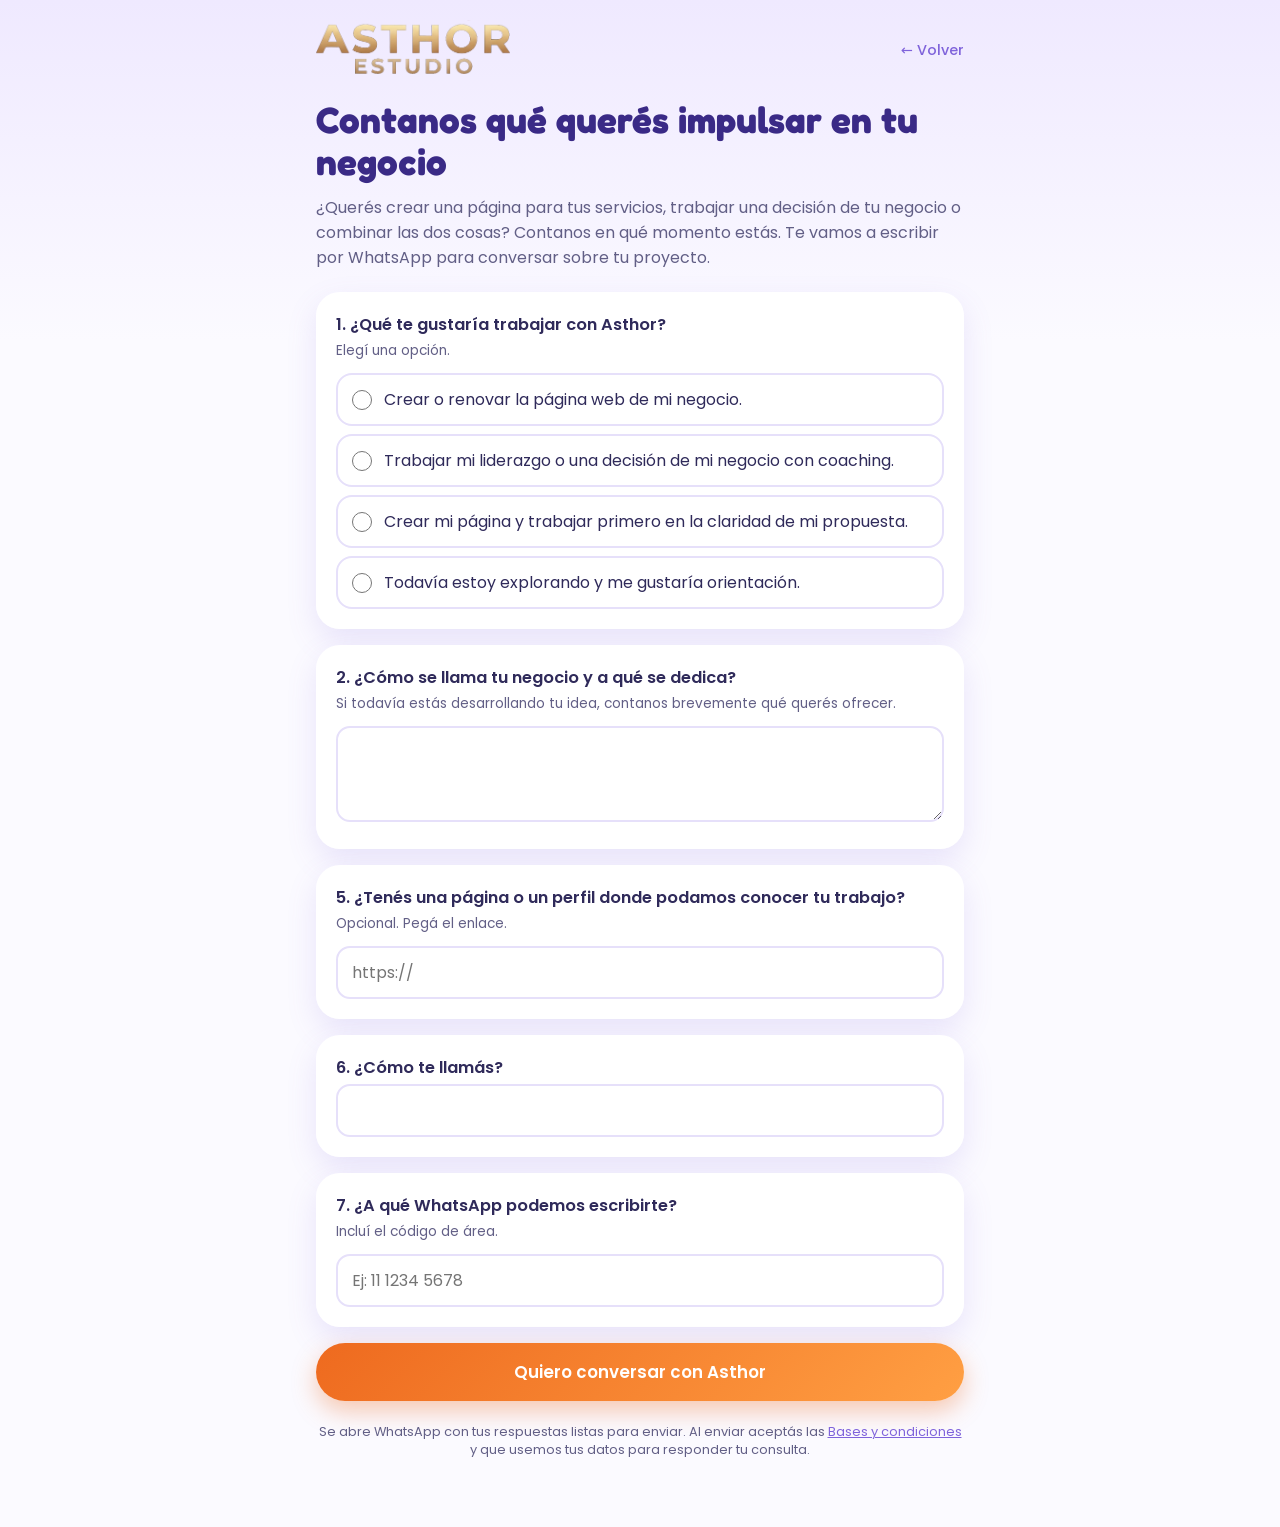
<file: formulario.html>
<!DOCTYPE html>
<html lang="es">
<head>
  <meta charset="UTF-8">
  <meta name="viewport" content="width=device-width, initial-scale=1">
  <title>Contanos tu proyecto | Asthor Estudio</title>
  <meta name="description" content="Contanos qué querés impulsar en tu negocio. Te escribimos por WhatsApp para conversar sobre tu proyecto.">
  <link rel="icon" type="image/png" href="img/favicon.png">
  <meta name="theme-color" content="#3A2A86">
  <meta property="og:type" content="website">
  <meta property="og:locale" content="es_AR">
  <meta property="og:site_name" content="Asthor Estudio">
  <meta property="og:title" content="Contanos qué querés impulsar en tu negocio">
  <meta property="og:description" content="Completá este formulario cortito y te escribimos por WhatsApp para conversar sobre tu proyecto.">
  <meta property="og:image" content="https://asthor.com.ar/img/og-asthor.jpg">
  <meta name="twitter:card" content="summary_large_image">
  <link rel="canonical" href="https://asthor.com.ar/formulario.html">
  <link rel="preconnect" href="https://fonts.googleapis.com">
  <link rel="preconnect" href="https://fonts.gstatic.com" crossorigin>
  <link href="https://fonts.googleapis.com/css2?family=Fredoka:wght@500;600;700&family=Poppins:wght@400;500;600&display=swap" rel="stylesheet">
  <link rel="stylesheet" href="brand.css">
  <style>
    *{box-sizing:border-box}
    body{margin:0;font-family:Poppins,system-ui,sans-serif;color:var(--ink);background:linear-gradient(180deg,#EFE9FF 0,var(--bg) 340px)}
    .wrap{max-width:680px;margin:0 auto;padding:20px 16px 56px}
    .top{display:flex;align-items:center;justify-content:space-between;margin-bottom:18px}
    .top img{height:54px;width:auto}
    .top a.back{font-size:.9rem;color:var(--violet);text-decoration:none;font-weight:500}
    h1{font-family:Fredoka,sans-serif;font-size:clamp(1.7rem,6vw,2.3rem);line-height:1.15;margin:.2em 0 .3em;color:var(--night)}
    .lead{color:var(--muted);margin:0 0 22px}
    form{display:grid;gap:16px}
    fieldset{border:0;margin:0;padding:20px;background:#fff;border-radius:var(--r);box-shadow:var(--shadow)}
    legend{padding:0;float:left;width:100%;font-weight:600;font-size:1.02rem;margin-bottom:4px}
    legend+*{clear:both}
    .hint{display:block;font-size:.85rem;color:var(--muted);margin:2px 0 12px;font-weight:400}
    .opt{display:flex;gap:12px;align-items:flex-start;padding:12px 14px;border:2px solid #E6E0FA;border-radius:16px;margin-top:8px;cursor:pointer;transition:border-color .2s,background .2s}
    .opt:hover{border-color:var(--violet-soft)}
    .opt input{margin:3px 0 0;width:20px;height:20px;accent-color:var(--coral);flex:none}
    .opt:has(input:checked){border-color:var(--coral);background:#FFF5EC}
    input[type=text],input[type=url],input[type=tel],textarea{width:100%;font:inherit;padding:12px 14px;border:2px solid #E6E0FA;border-radius:14px;background:#fff;color:var(--ink)}
    textarea{min-height:96px;resize:vertical}
    input:focus,textarea:focus{outline:none;border-color:var(--violet)}
    .opt:focus-within{border-color:var(--violet)}
    .q[hidden]{display:none}
    .err{color:#C2331F;font-size:.85rem;margin:8px 0 0;display:none}
    .bad .err{display:block}
    .bad input[type=text],.bad input[type=tel],.bad textarea{border-color:#C2331F}
    .go{border:0;cursor:pointer;font:inherit;font-weight:600;font-size:1.05rem;color:#fff;background:linear-gradient(135deg,var(--coral),var(--orange));padding:16px 22px;border-radius:999px;box-shadow:0 10px 24px rgba(238,106,31,.35)}
    .go:active{transform:scale(.98)}
    .thanks{display:none;background:#fff;border-radius:var(--r);box-shadow:var(--shadow);padding:28px 22px;text-align:center}
    .thanks h2{font-family:Fredoka,sans-serif;color:var(--night);margin:.2em 0}
    .thanks a{display:inline-block;margin-top:10px;color:#fff;background:#25D366;padding:12px 20px;border-radius:999px;text-decoration:none;font-weight:600}
    .done form{display:none}.done .thanks{display:block}
    .small{font-size:.8rem;color:var(--muted);text-align:center;margin-top:6px}
  </style>
</head>
<body>
<div class="wrap" id="page">
  <div class="top">
    <a href="index.html"><img src="img/asthor-word.webp" alt="Asthor Estudio" width="816" height="227"></a>
    <a class="back" href="index.html">← Volver</a>
  </div>
  <h1>Contanos qué querés impulsar en tu negocio</h1>
  <p class="lead">¿Querés crear una página para tus servicios, trabajar una decisión de tu negocio o combinar las dos cosas? Contanos en qué momento estás. Te vamos a escribir por WhatsApp para conversar sobre tu proyecto.</p>

  <form id="f" novalidate>
    <fieldset class="q" id="q1">
      <legend>1. ¿Qué te gustaría trabajar con Asthor?</legend>
      <span class="hint">Elegí una opción.</span>
      <label class="opt"><input type="radio" name="r1" value="Crear o renovar la página web de mi negocio" data-k="web"><span>Crear o renovar la página web de mi negocio.</span></label>
      <label class="opt"><input type="radio" name="r1" value="Trabajar mi liderazgo o una decisión de mi negocio con coaching" data-k="coach"><span>Trabajar mi liderazgo o una decisión de mi negocio con coaching.</span></label>
      <label class="opt"><input type="radio" name="r1" value="Crear mi página y trabajar primero en la claridad de mi propuesta" data-k="both"><span>Crear mi página y trabajar primero en la claridad de mi propuesta.</span></label>
      <label class="opt"><input type="radio" name="r1" value="Todavía estoy explorando y me gustaría orientación" data-k="explore"><span>Todavía estoy explorando y me gustaría orientación.</span></label>
      <p class="err">Elegí una opción.</p>
    </fieldset>

    <fieldset class="q" id="q2">
      <legend><label for="n2">2. ¿Cómo se llama tu negocio y a qué se dedica?</label></legend>
      <span class="hint">Si todavía estás desarrollando tu idea, contanos brevemente qué querés ofrecer.</span>
      <textarea id="n2" name="a2"></textarea>
      <p class="err">Contanos brevemente.</p>
    </fieldset>

    <fieldset class="q" id="q3" hidden>
      <legend>3. ¿Ya tenés claro qué servicio querés ofrecer desde tu página?</legend>
      <label class="opt"><input type="radio" name="r3" value="Sí, ya sé qué quiero ofrecer y a quién"><span>Sí, ya sé qué quiero ofrecer y a quién.</span></label>
      <label class="opt"><input type="radio" name="r3" value="Tengo una idea y me gustaría ordenarla antes de diseñar la página"><span>Tengo una idea y me gustaría ordenarla antes de diseñar la página.</span></label>
      <label class="opt"><input type="radio" name="r3" value="Tengo varias propuestas y necesito definir cuál mostrar primero"><span>Tengo varias propuestas y necesito definir cuál mostrar primero.</span></label>
      <p class="err">Elegí una opción.</p>
    </fieldset>

    <fieldset class="q" id="q4" hidden>
      <legend><label for="n4">4. ¿Qué te gustaría poder decidir o cambiar con el acompañamiento?</label></legend>
      <span class="hint">Podés mencionar una decisión sobre tu oferta, algo que te cuesta delegar o un desafío con tu equipo.</span>
      <textarea id="n4" name="a4"></textarea>
      <p class="err">Contanos brevemente.</p>
    </fieldset>

    <fieldset class="q" id="q5">
      <legend><label for="n5">5. ¿Tenés una página o un perfil donde podamos conocer tu trabajo?</label></legend>
      <span class="hint">Opcional. Pegá el enlace.</span>
      <input type="text" id="n5" name="a5" inputmode="url" autocomplete="url" placeholder="https://">
    </fieldset>

    <fieldset class="q" id="q6">
      <legend><label for="n6">6. ¿Cómo te llamás?</label></legend>
      <input type="text" id="n6" name="a6" autocomplete="name">
      <p class="err">Escribí tu nombre.</p>
    </fieldset>

    <fieldset class="q" id="q7">
      <legend><label for="n7">7. ¿A qué WhatsApp podemos escribirte?</label></legend>
      <span class="hint">Incluí el código de área.</span>
      <input type="tel" id="n7" name="a7" inputmode="tel" autocomplete="tel" placeholder="Ej: 11 1234 5678">
      <p class="err">Escribí un número válido, con código de área.</p>
    </fieldset>

    <button class="go" type="submit">Quiero conversar con Asthor</button>
    <p class="small">Se abre WhatsApp con tus respuestas listas para enviar. Al enviar aceptás las <a href="terminos.html" style="color:var(--violet)">Bases y condiciones</a> y que usemos tus datos para responder tu consulta.</p>
  </form>

  <div class="thanks" id="thanks" role="status">
    <div style="font-size:2.4rem">✅</div>
    <h2>¡Gracias!</h2>
    <p>Gracias por contarnos sobre tu negocio. Recibimos tu consulta y te vamos a escribir por WhatsApp para conversar sobre el próximo paso.</p>
    <p class="small">Si WhatsApp no se abrió, tocá acá para enviar tus respuestas:</p>
    <a id="again" href="#" target="_blank" rel="noopener">Enviar por WhatsApp</a>
  </div>
</div>

<script>
const WHATSAPP_DEFAULT = "5491157300560"; // número de Asthor (el mismo de la web)
const qs = new URLSearchParams(location.search);
// Normaliza números de Argentina a formato wa.me (549 + área + número)
function normAR(v) {
  let d = String(v || "").replace(/\D/g, "").replace(/^00/, "");
  if (d.startsWith("549")) return d;
  if (d.startsWith("54")) return "549" + d.slice(2);
  d = d.replace(/^0/, "");
  return d.length >= 10 ? "549" + d : "";
}
const WHATSAPP = normAR(qs.get("to")) || WHATSAPP_DEFAULT; // ?to= número del asesor que envía el link
const DE = (qs.get("de") || "").slice(0, 40);               // ?de= nombre del asesor (opcional)
const $ = (s) => document.querySelector(s);
const f = $("#f");
const key = () => (f.elements.r1.value ? f.querySelector('input[name="r1"]:checked').dataset.k : "");

function sync() {
  const k = key();
  const show3 = k === "web" || k === "both";
  const show4 = k === "coach" || k === "both" || k === "explore";
  $("#q3").hidden = !show3;
  $("#q4").hidden = !show4;
  $("#q4 legend label").textContent = "4. ¿Qué te gustaría poder decidir o cambiar con el acompañamiento?";
}
f.addEventListener("change", sync);

function bad(id, cond) { $(id).classList.toggle("bad", cond); return cond; }

f.addEventListener("submit", (e) => {
  e.preventDefault();
  const k = key();
  let wrong = false;
  wrong = bad("#q1", !k) || wrong;
  wrong = bad("#q2", !f.elements.a2.value.trim()) || wrong;
  if (!$("#q3").hidden) wrong = bad("#q3", !f.querySelector('input[name="r3"]:checked')) || wrong;
  if (!$("#q4").hidden) wrong = bad("#q4", !f.elements.a4.value.trim()) || wrong;
  wrong = bad("#q6", !f.elements.a6.value.trim()) || wrong;
  wrong = bad("#q7", f.elements.a7.value.replace(/\D/g, "").length < 8) || wrong;
  if (wrong) { document.querySelector(".bad").scrollIntoView({ behavior: "smooth", block: "center" }); return; }

  const L = [
    (DE ? "¡Hola " + DE + "!" : "¡Hola Asthor!") + " Completé el formulario *Contanos tu proyecto*:",
    "",
    "*1. ¿Qué quiero trabajar?* " + f.elements.r1.value,
    "*2. Mi negocio:* " + f.elements.a2.value.trim(),
  ];
  const r3 = f.querySelector('input[name="r3"]:checked');
  if (!$("#q3").hidden && r3) L.push("*3. ¿Tengo claro qué servicio ofrecer?* " + r3.value);
  if (!$("#q4").hidden) L.push("*4. Qué quiero decidir o cambiar:* " + f.elements.a4.value.trim());
  if (f.elements.a5.value.trim()) L.push("*5. Mi página o perfil:* " + f.elements.a5.value.trim());
  L.push("*6. Nombre:* " + f.elements.a6.value.trim(), "*7. WhatsApp:* " + f.elements.a7.value.trim());
  const url = "https://wa.me/" + WHATSAPP + "?text=" + encodeURIComponent(L.join("\n"));
  $("#again").href = url;
  $("#page").classList.add("done");
  window.scrollTo({ top: 0, behavior: "smooth" });
  $("#again").click();
});
sync();
</script>
</body>
</html>
</file>
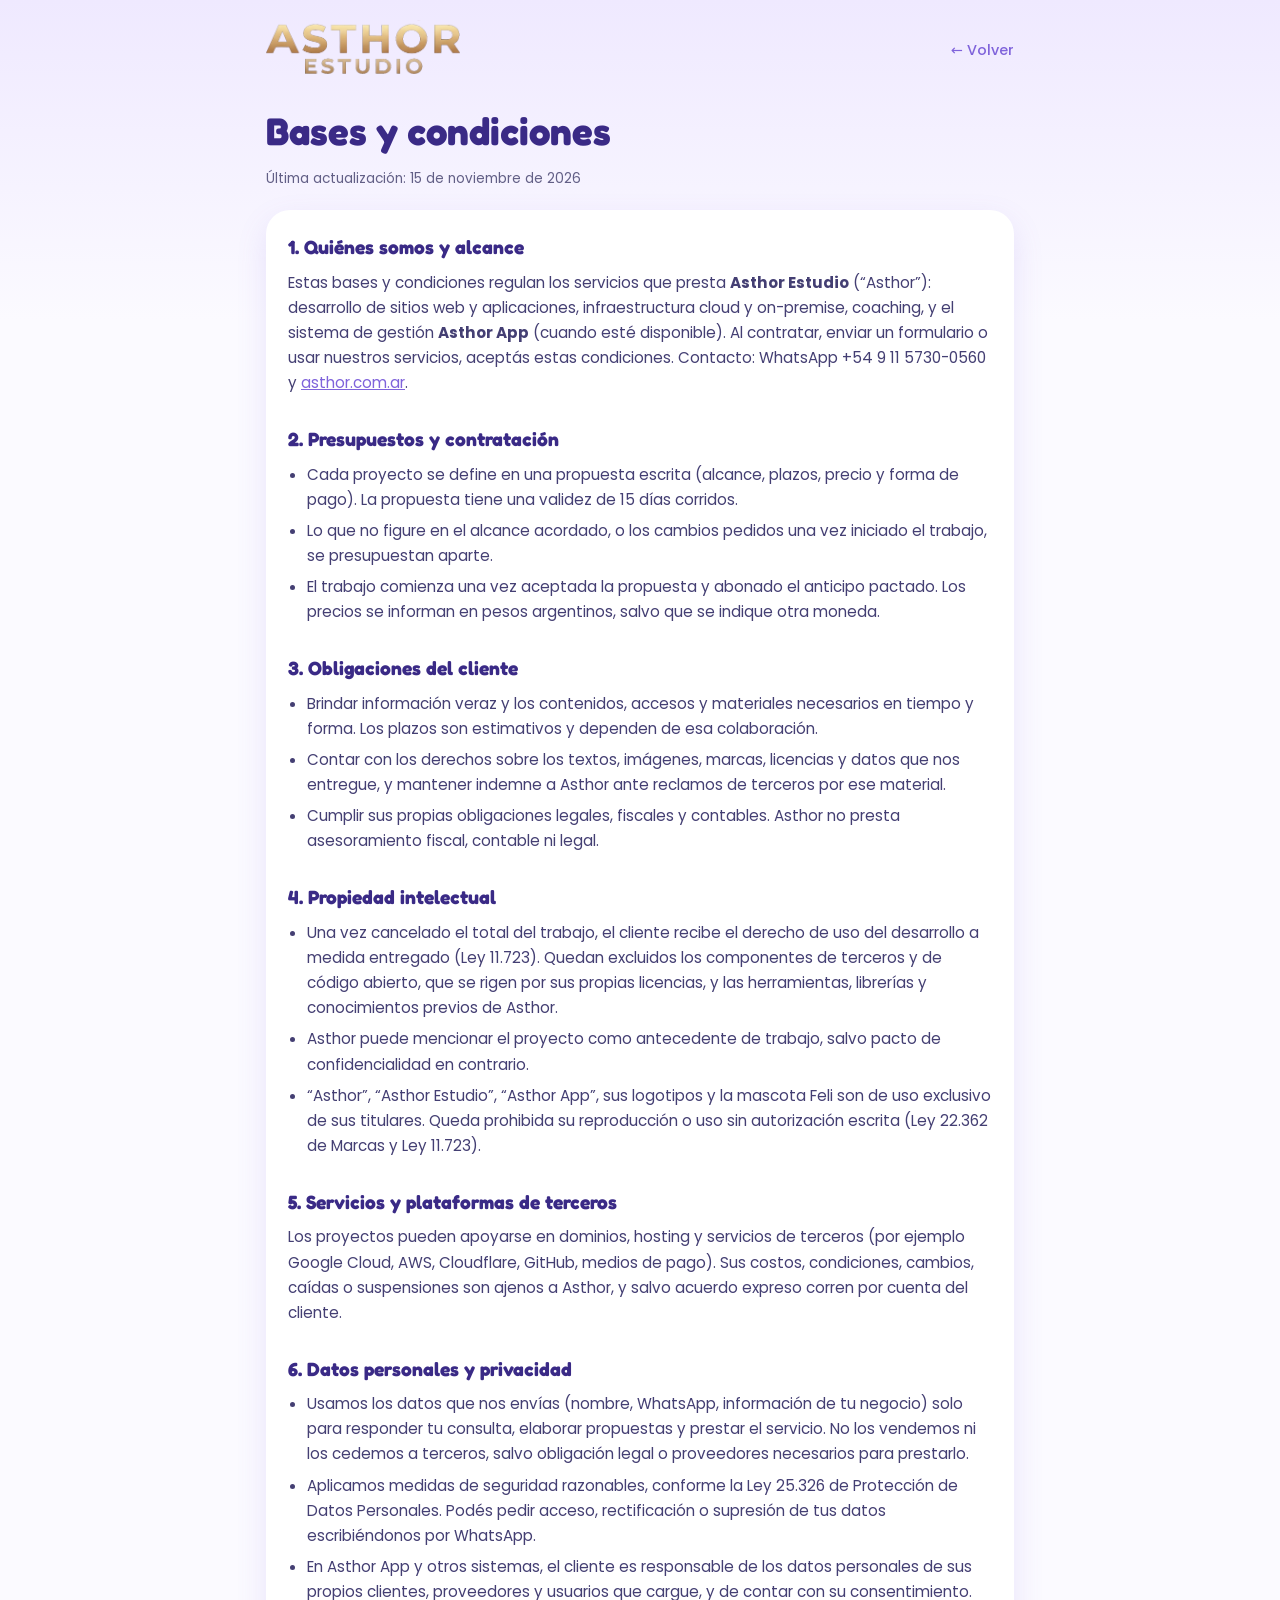
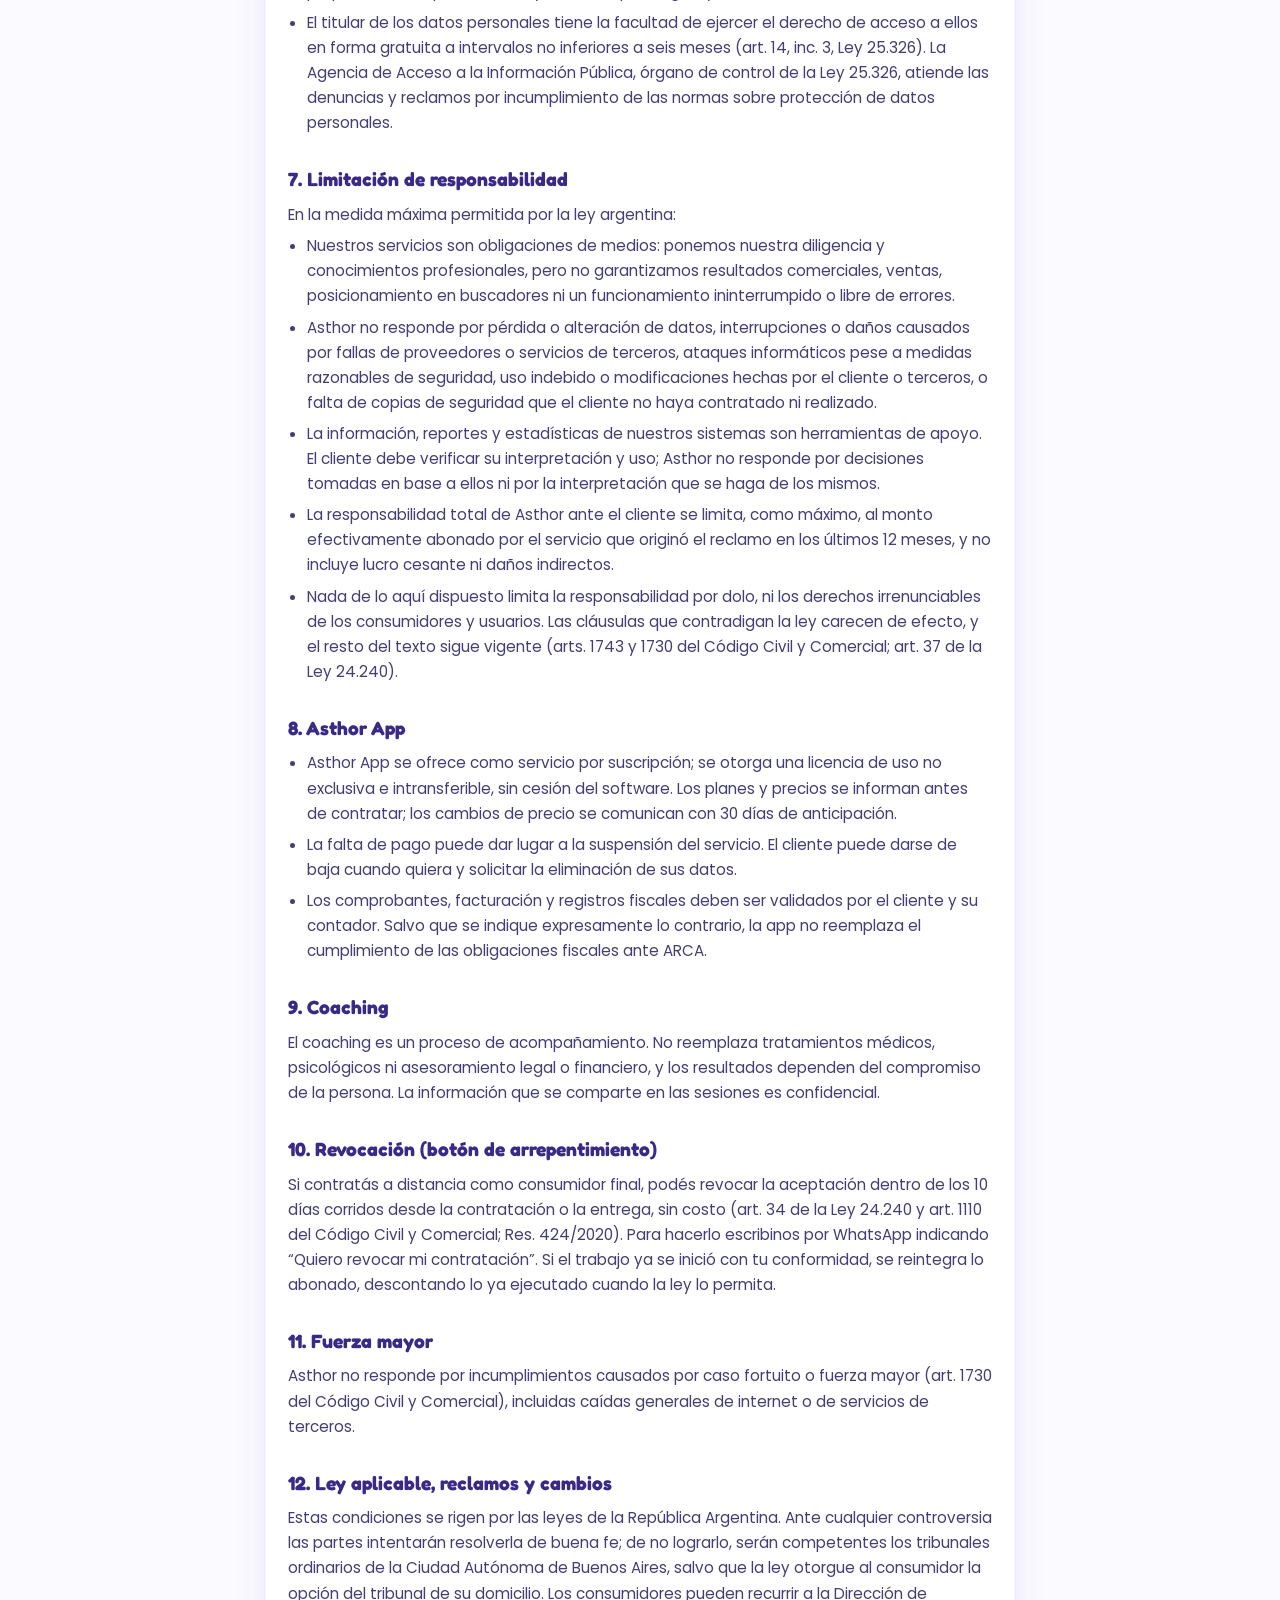
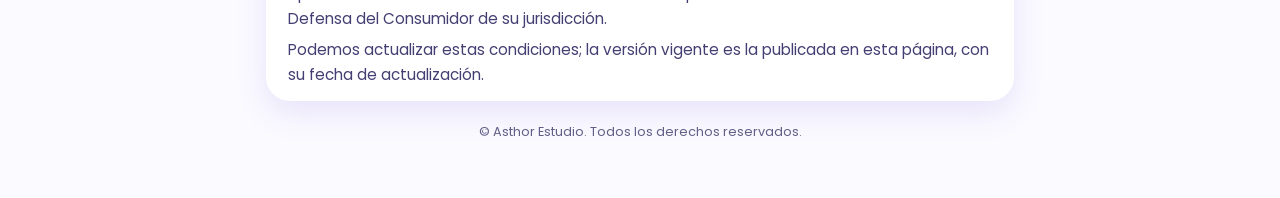
<file: terminos.html>
<!DOCTYPE html>
<html lang="es">
<head>
  <meta charset="UTF-8">
  <meta name="viewport" content="width=device-width, initial-scale=1">
  <title>Bases y condiciones | Asthor Estudio</title>
  <meta name="description" content="Bases y condiciones de los servicios de Asthor Estudio y de Asthor App.">
  <link rel="icon" type="image/png" href="img/favicon.png">
  <meta name="theme-color" content="#3A2A86">
  <link rel="canonical" href="https://asthor.com.ar/terminos.html">
  <link rel="preconnect" href="https://fonts.googleapis.com">
  <link rel="preconnect" href="https://fonts.gstatic.com" crossorigin>
  <link href="https://fonts.googleapis.com/css2?family=Fredoka:wght@500;600;700&family=Poppins:wght@400;500;600&display=swap" rel="stylesheet">
  <link rel="stylesheet" href="brand.css">
  <style>
    *{box-sizing:border-box}
    body{margin:0;font-family:Poppins,system-ui,sans-serif;color:var(--ink);background:linear-gradient(180deg,#EFE9FF 0,var(--bg) 320px);line-height:1.65}
    .wrap{max-width:780px;margin:0 auto;padding:20px 16px 56px}
    .top{display:flex;align-items:center;justify-content:space-between;margin-bottom:18px}
    .top img{height:54px;width:auto}
    .top a.back{font-size:.9rem;color:var(--violet);text-decoration:none;font-weight:500}
    h1{font-family:Fredoka,sans-serif;font-size:clamp(1.8rem,6vw,2.4rem);color:var(--night);margin:.2em 0 .1em}
    .upd{color:var(--muted);font-size:.85rem;margin:0 0 20px}
    article{background:#fff;border-radius:var(--r);box-shadow:var(--shadow);padding:22px 22px 8px}
    h2{font-family:Fredoka,sans-serif;font-size:1.2rem;color:var(--night);margin:1.5em 0 .3em}
    h2:first-child{margin-top:0}
    p,li{font-size:.95rem;color:#443f73;margin:.4em 0}
    ul{padding-left:1.2em;margin:.3em 0 .8em}
    a{color:var(--violet)}
    .note{background:#F3EDFF;border-radius:14px;padding:12px 14px;font-size:.88rem;margin:14px 0}
    footer{text-align:center;color:var(--muted);font-size:.8rem;margin-top:20px}
  </style>
</head>
<body>
<div class="wrap">
  <div class="top">
    <a href="index.html"><img src="img/asthor-word.webp" alt="Asthor Estudio" width="816" height="227"></a>
    <a class="back" href="index.html">← Volver</a>
  </div>
  <h1>Bases y condiciones</h1>
  <p class="upd">Última actualización: 15 de noviembre de 2026</p>
  <article>
    <h2>1. Quiénes somos y alcance</h2>
    <p>Estas bases y condiciones regulan los servicios que presta <b>Asthor Estudio</b> (“Asthor”): desarrollo de sitios web y aplicaciones, infraestructura cloud y on-premise, coaching, y el sistema de gestión <b>Asthor App</b> (cuando esté disponible). Al contratar, enviar un formulario o usar nuestros servicios, aceptás estas condiciones. Contacto: WhatsApp +54 9 11 5730-0560 y <a href="https://asthor.com.ar">asthor.com.ar</a>.</p>
    <!-- COMPLETAR ANTES DE FORMALIZAR CONTRATOS: titular/razón social, CUIT, domicilio y correo de contacto. -->

    <h2>2. Presupuestos y contratación</h2>
    <ul>
      <li>Cada proyecto se define en una propuesta escrita (alcance, plazos, precio y forma de pago). La propuesta tiene una validez de 15 días corridos.</li>
      <li>Lo que no figure en el alcance acordado, o los cambios pedidos una vez iniciado el trabajo, se presupuestan aparte.</li>
      <li>El trabajo comienza una vez aceptada la propuesta y abonado el anticipo pactado. Los precios se informan en pesos argentinos, salvo que se indique otra moneda.</li>
    </ul>

    <h2>3. Obligaciones del cliente</h2>
    <ul>
      <li>Brindar información veraz y los contenidos, accesos y materiales necesarios en tiempo y forma. Los plazos son estimativos y dependen de esa colaboración.</li>
      <li>Contar con los derechos sobre los textos, imágenes, marcas, licencias y datos que nos entregue, y mantener indemne a Asthor ante reclamos de terceros por ese material.</li>
      <li>Cumplir sus propias obligaciones legales, fiscales y contables. Asthor no presta asesoramiento fiscal, contable ni legal.</li>
    </ul>

    <h2>4. Propiedad intelectual</h2>
    <ul>
      <li>Una vez cancelado el total del trabajo, el cliente recibe el derecho de uso del desarrollo a medida entregado (Ley 11.723). Quedan excluidos los componentes de terceros y de código abierto, que se rigen por sus propias licencias, y las herramientas, librerías y conocimientos previos de Asthor.</li>
      <li>Asthor puede mencionar el proyecto como antecedente de trabajo, salvo pacto de confidencialidad en contrario.</li>
      <li>“Asthor”, “Asthor Estudio”, “Asthor App”, sus logotipos y la mascota Feli son de uso exclusivo de sus titulares. Queda prohibida su reproducción o uso sin autorización escrita (Ley 22.362 de Marcas y Ley 11.723).</li>
    </ul>

    <h2>5. Servicios y plataformas de terceros</h2>
    <p>Los proyectos pueden apoyarse en dominios, hosting y servicios de terceros (por ejemplo Google Cloud, AWS, Cloudflare, GitHub, medios de pago). Sus costos, condiciones, cambios, caídas o suspensiones son ajenos a Asthor, y salvo acuerdo expreso corren por cuenta del cliente.</p>

    <h2>6. Datos personales y privacidad</h2>
    <ul>
      <li>Usamos los datos que nos envías (nombre, WhatsApp, información de tu negocio) solo para responder tu consulta, elaborar propuestas y prestar el servicio. No los vendemos ni los cedemos a terceros, salvo obligación legal o proveedores necesarios para prestarlo.</li>
      <li>Aplicamos medidas de seguridad razonables, conforme la Ley 25.326 de Protección de Datos Personales. Podés pedir acceso, rectificación o supresión de tus datos escribiéndonos por WhatsApp.</li>
      <li>En Asthor App y otros sistemas, el cliente es responsable de los datos personales de sus propios clientes, proveedores y usuarios que cargue, y de contar con su consentimiento.</li>
      <li>El titular de los datos personales tiene la facultad de ejercer el derecho de acceso a ellos en forma gratuita a intervalos no inferiores a seis meses (art. 14, inc. 3, Ley 25.326). La Agencia de Acceso a la Información Pública, órgano de control de la Ley 25.326, atiende las denuncias y reclamos por incumplimiento de las normas sobre protección de datos personales.</li>
    </ul>

    <h2>7. Limitación de responsabilidad</h2>
    <p>En la medida máxima permitida por la ley argentina:</p>
    <ul>
      <li>Nuestros servicios son obligaciones de medios: ponemos nuestra diligencia y conocimientos profesionales, pero no garantizamos resultados comerciales, ventas, posicionamiento en buscadores ni un funcionamiento ininterrumpido o libre de errores.</li>
      <li>Asthor no responde por pérdida o alteración de datos, interrupciones o daños causados por fallas de proveedores o servicios de terceros, ataques informáticos pese a medidas razonables de seguridad, uso indebido o modificaciones hechas por el cliente o terceros, o falta de copias de seguridad que el cliente no haya contratado ni realizado.</li>
      <li>La información, reportes y estadísticas de nuestros sistemas son herramientas de apoyo. El cliente debe verificar su interpretación y uso; Asthor no responde por decisiones tomadas en base a ellos ni por la interpretación que se haga de los mismos.</li>
      <li>La responsabilidad total de Asthor ante el cliente se limita, como máximo, al monto efectivamente abonado por el servicio que originó el reclamo en los últimos 12 meses, y no incluye lucro cesante ni daños indirectos.</li>
      <li>Nada de lo aquí dispuesto limita la responsabilidad por dolo, ni los derechos irrenunciables de los consumidores y usuarios. Las cláusulas que contradigan la ley carecen de efecto, y el resto del texto sigue vigente (arts. 1743 y 1730 del Código Civil y Comercial; art. 37 de la Ley 24.240).</li>
    </ul>

    <h2>8. Asthor App</h2>
    <ul>
      <li>Asthor App se ofrece como servicio por suscripción; se otorga una licencia de uso no exclusiva e intransferible, sin cesión del software. Los planes y precios se informan antes de contratar; los cambios de precio se comunican con 30 días de anticipación.</li>
      <li>La falta de pago puede dar lugar a la suspensión del servicio. El cliente puede darse de baja cuando quiera y solicitar la eliminación de sus datos.</li>
      <li>Los comprobantes, facturación y registros fiscales deben ser validados por el cliente y su contador. Salvo que se indique expresamente lo contrario, la app no reemplaza el cumplimiento de las obligaciones fiscales ante ARCA.</li>
    </ul>

    <h2>9. Coaching</h2>
    <p>El coaching es un proceso de acompañamiento. No reemplaza tratamientos médicos, psicológicos ni asesoramiento legal o financiero, y los resultados dependen del compromiso de la persona. La información que se comparte en las sesiones es confidencial.</p>

    <h2>10. Revocación (botón de arrepentimiento)</h2>
    <p>Si contratás a distancia como consumidor final, podés revocar la aceptación dentro de los 10 días corridos desde la contratación o la entrega, sin costo (art. 34 de la Ley 24.240 y art. 1110 del Código Civil y Comercial; Res. 424/2020). Para hacerlo escribinos por WhatsApp indicando “Quiero revocar mi contratación”. Si el trabajo ya se inició con tu conformidad, se reintegra lo abonado, descontando lo ya ejecutado cuando la ley lo permita.</p>

    <h2>11. Fuerza mayor</h2>
    <p>Asthor no responde por incumplimientos causados por caso fortuito o fuerza mayor (art. 1730 del Código Civil y Comercial), incluidas caídas generales de internet o de servicios de terceros.</p>

    <h2>12. Ley aplicable, reclamos y cambios</h2>
    <p>Estas condiciones se rigen por las leyes de la República Argentina. Ante cualquier controversia las partes intentarán resolverla de buena fe; de no lograrlo, serán competentes los tribunales ordinarios de la Ciudad Autónoma de Buenos Aires, salvo que la ley otorgue al consumidor la opción del tribunal de su domicilio. Los consumidores pueden recurrir a la Dirección de Defensa del Consumidor de su jurisdicción.</p>
    <p>Podemos actualizar estas condiciones; la versión vigente es la publicada en esta página, con su fecha de actualización.</p>
  </article>
  <footer>© Asthor Estudio. Todos los derechos reservados.</footer>
</div>
</body>
</html>
</file>
<file: brand.css>
/* ===== MARCA ASTHOR ESTUDIO / ASTHOR APP =====
   Paleta única. Usar este archivo en ambas webs y en la app. */
:root{
  /* Naranja: acción principal (botones, precios, llamados a comprar) */
  --coral:#EE6A1F;   --orange:#FF9F43;
  /* Lila: identidad de marca (menú, secciones, títulos destacados) */
  --violet:#7F63DB;  --violet-soft:#9B7EE8;
  /* Celeste: fondos suaves y acciones secundarias */
  --sky:#7CCBF2;     --sky-soft:#B5E3F8;
  /* Menta: confianza y "resuelto" (tildes, estados OK) */
  --teal:#3DCB9A;
  /* Acento cálido suave */
  --yellow:#FFC27A;
  /* Neutros */
  --ink:#2F2A5A; --muted:#625F86; --bg:#FBFAFF;
  /* Noche: violeta profundo (aclarado) para paneles y logo */
  --night:#3A2A86; --night-2:#5A44B8;
  --gold:#F2B84B;
  --r:24px;
  --shadow:0 12px 30px rgba(127,99,219,.15);
}
</file>
<file: styles.css>
*{box-sizing:border-box;margin:0;padding:0}
html{scroll-behavior:smooth;scroll-padding-top:80px}
body{font-family:'Poppins',sans-serif;color:var(--ink);background:var(--bg);line-height:1.6;overflow-x:hidden}
h1,h2,h3,h4,.brand,.btn{font-family:'Fredoka',sans-serif;line-height:1.1}
a{color:inherit;text-decoration:none}
.container{max-width:1100px;margin:0 auto;padding:0 20px}
.js .reveal{opacity:0;transform:translateY(40px) scale(.97);transition:opacity .7s ease,transform .7s cubic-bezier(.2,1.3,.4,1)}
.js .reveal.in{opacity:1;transform:none}

/* NAV */
.nav{position:fixed;top:0;left:0;right:0;z-index:50;display:flex;align-items:center;justify-content:space-between;padding:12px 24px;background:rgba(251,250,255,.85);backdrop-filter:blur(10px);box-shadow:0 2px 20px rgba(127,99,219,.08)}
.brand{font-size:1.5rem;font-weight:600;display:flex;align-items:center;gap:6px}
.brand b{background:linear-gradient(90deg,var(--coral),var(--orange));-webkit-background-clip:text;background-clip:text;color:transparent}
.brand-spark{color:var(--yellow);font-size:1.6rem;display:inline-block;animation:spin 6s linear infinite;text-shadow:0 0 12px var(--orange)}
.links{display:flex;align-items:center;gap:26px;font-weight:500}
.links a:not(.btn){position:relative;padding:4px 0}
.links a:not(.btn)::after{content:"";position:absolute;left:0;bottom:0;height:3px;width:100%;border-radius:3px;background:linear-gradient(90deg,var(--coral),var(--yellow));transform:scaleX(0);transform-origin:left;transition:transform .3s}
.links a:not(.btn):hover::after{transform:scaleX(1)}
.burger{display:none;background:none;border:0;cursor:pointer;width:32px;height:26px;flex-direction:column;justify-content:space-between}
.burger span{display:block;height:4px;border-radius:4px;background:var(--violet);transition:.3s}

/* BOTONES */
.btn{position:relative;display:inline-flex;align-items:center;gap:8px;padding:14px 28px;border-radius:999px;font-weight:600;font-size:1.05rem;color:#fff;border:0;cursor:pointer;overflow:hidden;box-shadow:0 8px 20px rgba(238,106,31,.35);transition:transform .25s cubic-bezier(.3,1.8,.5,1),box-shadow .25s}
.btn::after{content:"";position:absolute;top:0;left:-80%;width:50%;height:100%;background:linear-gradient(120deg,transparent,rgba(255,255,255,.65),transparent);transform:skewX(-20deg)}
.btn:hover::after{animation:sweep .7s}
.btn:hover{transform:translateY(-4px) scale(1.07);box-shadow:0 14px 28px rgba(238,106,31,.4)}
.btn:active{transform:scale(.94)}
.btn-primary{background:linear-gradient(135deg,var(--coral),var(--orange));animation:wiggle 5s ease-in-out infinite}
.btn-primary:hover{animation:none}
.btn-alt{background:linear-gradient(135deg,var(--teal),var(--sky));box-shadow:0 8px 20px rgba(61,203,154,.35)}
.btn-sm{padding:8px 20px;font-size:.95rem;background:linear-gradient(135deg,var(--violet),var(--sky));box-shadow:0 6px 14px rgba(127,99,219,.3)}

/* HERO */
.hero{position:relative;min-height:100vh;display:grid;grid-template-columns:1.1fr .9fr;align-items:center;gap:20px;max-width:1100px;margin:0 auto;padding:110px 20px 60px}
.hero::before{content:"";position:absolute;inset:0 -50vw;z-index:-2;background:linear-gradient(180deg,#F3EDFF 0%,#EAF6FF 55%,var(--bg) 100%)}
.blob{position:absolute;z-index:-1;border-radius:50%;filter:blur(50px);opacity:.55;animation:float 9s ease-in-out infinite}
.b1{width:280px;height:280px;background:var(--yellow);top:8%;left:-5%}
.b2{width:320px;height:320px;background:var(--teal);bottom:5%;right:5%;animation-delay:-3s}
.b3{width:220px;height:220px;background:var(--coral);top:25%;right:30%;animation-delay:-6s;opacity:.35}
.sparkle{position:absolute;color:var(--orange);font-size:1.6rem;animation:twinkle 2.4s ease-in-out infinite}
.s1{top:18%;left:46%}.s2{top:70%;left:8%;animation-delay:-.8s;color:var(--violet)}.s3{top:30%;right:3%;animation-delay:-1.5s;color:var(--teal)}.s4{bottom:12%;left:48%;animation-delay:-2s;color:var(--coral)}
.pill{display:inline-block;background:#fff;color:var(--violet);font-weight:600;font-size:.9rem;padding:6px 16px;border-radius:999px;box-shadow:var(--shadow);margin-bottom:18px;animation:pop .6s both}
.hero h1{font-size:clamp(2.6rem,7vw,4.6rem);font-weight:700;margin-bottom:20px}
.line{display:block;opacity:0;transform:translateY(40px) rotate(2deg);animation:rise .8s var(--d) cubic-bezier(.2,1.4,.4,1) forwards}
.grad{position:relative;display:inline-block;font-style:normal;background:linear-gradient(90deg,var(--coral),var(--orange),var(--yellow),var(--coral));background-size:200% auto;-webkit-background-clip:text;background-clip:text;color:transparent;animation:shine 3s linear infinite}
.grad.g2{background-image:linear-gradient(90deg,var(--violet),var(--sky),var(--teal),var(--violet))}
.grad::after{content:"";position:absolute;left:0;bottom:-2px;height:7px;width:100%;border-radius:7px;background:linear-gradient(90deg,var(--yellow),var(--coral));transform:scaleX(0);transform-origin:left;animation:underline .8s 1s forwards}
.lead{font-size:1.15rem;color:var(--muted);max-width:520px;margin-bottom:28px;animation:pop .8s .5s both}
.cta{display:flex;flex-wrap:wrap;gap:14px;animation:pop .8s .7s both}

.hero-feli{position:relative;display:flex;justify-content:center;align-items:center}
.glow{position:absolute;width:340px;height:340px;border-radius:50%;background:radial-gradient(circle,#fff 0%,var(--yellow) 45%,transparent 70%);animation:pulse 3s ease-in-out infinite}
.feli-wrap{position:relative;width:min(340px,80vw)}
.tag{position:absolute;bottom:4%;right:6%;background:#fff;color:var(--violet);font-family:'Fredoka';font-weight:600;padding:8px 16px;border-radius:999px;box-shadow:var(--shadow);animation:float 3s ease-in-out infinite}

/* FELI (animaciones tipo mascota) */
.feli{display:block;width:100%;height:auto;overflow:visible;transform-origin:50% 100%;animation:bob 2.6s ease-in-out infinite;filter:drop-shadow(0 10px 12px rgba(127,99,219,.2))}
.feli .tail{transform-box:fill-box;transform-origin:0% 100%;animation:wag .45s ease-in-out infinite alternate}
.feli .ear-l{transform-box:fill-box;transform-origin:70% 10%;animation:flapL 3s ease-in-out infinite}
.feli .ear-r{transform-box:fill-box;transform-origin:30% 10%;animation:flapR 3s ease-in-out infinite .4s}
.feli .blink{transform-box:fill-box;transform-origin:center;animation:blink 4s infinite}
.feli .look{transform:translate(var(--ex,0px),var(--ey,0px));transition:transform .15s}
.feli .spark{transform-box:fill-box;transform-origin:center;animation:glow 1.4s ease-in-out infinite}
.feli .tongue{transform-box:fill-box;transform-origin:50% 0;animation:pant .6s ease-in-out infinite alternate}
.feli.jump{animation:jump .8s cubic-bezier(.3,1.5,.5,1)}

/* MARQUEE */
.marquee{overflow:hidden;background:linear-gradient(90deg,var(--violet),var(--sky),var(--teal));color:#fff;padding:14px 0;transform:rotate(-1deg);margin:-10px -10px 0;position:relative;z-index:2}
.track{display:flex;width:max-content;animation:scroll 28s linear infinite}
.track span{font-family:'Fredoka';font-weight:600;font-size:1.15rem;padding:0 28px;white-space:nowrap}

/* SECCIONES */
.section{padding:90px 0}
.section.alt{background:linear-gradient(180deg,#F1ECFF,#E6F9FF)}
.title{font-size:clamp(2rem,5vw,3rem);text-align:center;position:relative;display:block;width:fit-content;margin:0 auto 10px}
.title::after{content:"✦";position:absolute;right:-34px;top:-6px;color:var(--orange);font-size:1.5rem;animation:twinkle 2s infinite}
.sub{text-align:center;color:var(--muted);margin-bottom:48px}

/* SERVICIOS */
.grid{display:grid;grid-template-columns:repeat(auto-fit,minmax(280px,1fr));gap:26px}
.card{background:#fff;border-radius:var(--r);padding:30px;box-shadow:var(--shadow);border-top:7px solid var(--c);transition:transform .3s cubic-bezier(.3,1.6,.5,1),box-shadow .3s}
.card:hover{transform:translateY(-10px) rotate(-1deg);box-shadow:0 22px 40px rgba(127,99,219,.22)}
.card.wide{grid-column:1/-1}
.icon{width:68px;height:68px;border-radius:20px;background:var(--g);display:grid;place-items:center;font-size:2rem;margin-bottom:16px;box-shadow:0 8px 16px rgba(0,0,0,.12)}
.card:hover .icon{animation:bounce .6s}
.card h3{font-size:1.5rem;margin-bottom:8px}
.card p{color:var(--muted)}
.tiles{display:grid;grid-template-columns:repeat(auto-fit,minmax(200px,1fr));gap:16px;margin-top:20px}
.tile{background:linear-gradient(135deg,#F6F2FF,#EAF8FF);border-radius:18px;padding:18px;display:flex;flex-direction:column;gap:2px;transition:transform .25s cubic-bezier(.3,1.8,.5,1)}
.tile:hover{transform:scale(1.06) rotate(1deg)}
.tile span{font-size:1.8rem}
.tile b{font-family:'Fredoka';font-size:1.1rem}
.tile small{color:var(--muted);font-size:.85rem}

/* ASTHOR APP */
.app-bg{background:linear-gradient(180deg,#FFF1E6,#F3EDFF 60%,#FBFAFF)}
.sp-intro{background:#fff;border-radius:var(--r);padding:30px;box-shadow:var(--shadow);text-align:center;max-width:820px;margin:0 auto 40px}
.sp-badge{display:inline-block;background:linear-gradient(135deg,var(--violet),var(--sky));color:#fff;font-family:'Fredoka';font-weight:600;padding:6px 18px;border-radius:999px;margin-bottom:14px;animation:wiggle 5s ease-in-out infinite}
.sp-intro p{color:var(--muted);margin-bottom:18px}
.sp-feats{list-style:none;display:flex;flex-wrap:wrap;justify-content:center;gap:10px}
.sp-feats li{background:linear-gradient(135deg,#F6F2FF,#EAF8FF);padding:8px 16px;border-radius:999px;font-weight:500;transition:transform .25s cubic-bezier(.3,1.8,.5,1)}
.sp-feats li:hover{transform:scale(1.1) rotate(-2deg)}
.plans{display:grid;grid-template-columns:repeat(auto-fit,minmax(240px,1fr));gap:24px;align-items:stretch}
.plan{position:relative;background:#fff;border-radius:var(--r);padding:30px 24px;box-shadow:var(--shadow);text-align:center;display:flex;flex-direction:column;gap:14px;transition:transform .3s cubic-bezier(.3,1.6,.5,1)}
.plan:hover{transform:translateY(-10px) rotate(-1deg)}
.plan h3{font-size:1.6rem}
.price b{font-family:'Fredoka';font-size:2.6rem;background:linear-gradient(90deg,var(--coral),var(--orange));-webkit-background-clip:text;background-clip:text;color:transparent}
.price small{color:var(--muted)}
.plan ul{list-style:none;color:var(--muted);flex:1;display:grid;gap:6px;text-align:left;padding-left:12px}
.plan .btn{justify-content:center}
.plan.featured{border:4px solid var(--orange);transform:scale(1.04)}
.plan.featured:hover{transform:scale(1.04) translateY(-10px) rotate(-1deg)}
.ribbon{position:absolute;top:-16px;left:50%;transform:translateX(-50%);background:linear-gradient(135deg,var(--orange),var(--yellow));color:var(--ink);font-family:'Fredoka';font-weight:600;padding:4px 16px;border-radius:999px;white-space:nowrap;box-shadow:0 6px 14px rgba(255,159,28,.4)}
.sp-cta{text-align:center;margin-top:40px}

/* NOSOTROS */
.about{display:grid;grid-template-columns:1.2fr 1fr;gap:30px;align-items:start}
.story{background:#fff;border-radius:var(--r);padding:30px;box-shadow:var(--shadow)}
.story h3{font-size:1.6rem;margin-bottom:12px}
.story p{color:var(--muted);margin-bottom:12px}
.timeline{list-style:none;margin-top:18px;border-left:4px dashed var(--orange);padding-left:20px}
.timeline li{position:relative;margin-bottom:16px;color:var(--muted)}
.timeline li::before{content:"✦";position:absolute;left:-34px;top:0;color:var(--coral);background:#fff;font-size:1.2rem}
.timeline b{display:block;color:var(--ink);font-family:'Fredoka'}
.team{display:grid;gap:16px}
.member{display:grid;grid-template-columns:76px 1fr;column-gap:16px;align-items:center;background:#fff;border-radius:20px;padding:16px;box-shadow:var(--shadow);transition:transform .3s cubic-bezier(.3,1.6,.5,1)}
.member:hover{transform:translateX(8px) scale(1.02)}
.avatar{grid-row:span 2;width:76px;height:76px;border-radius:50%;background:var(--g,#FFF1CC);display:grid;place-items:center;font-size:2rem;overflow:hidden}
.avatar.feli-mini{background:#FFF1CC;padding:6px}
.member h4{font-size:1.2rem;align-self:end}
.member p{font-size:.88rem;color:var(--muted);align-self:start;line-height:1.3}

/* CONTACTO */
.contact{background:linear-gradient(135deg,var(--violet),var(--sky) 55%,var(--teal))}
.c-grid{display:grid;grid-template-columns:repeat(auto-fit,minmax(220px,1fr));gap:20px}
.c-card{display:flex;flex-direction:column;align-items:center;gap:4px;background:#fff;border-radius:var(--r);padding:28px 16px;text-align:center;box-shadow:0 12px 28px rgba(0,0,0,.12);transition:transform .3s cubic-bezier(.3,1.8,.5,1)}
.c-card:hover{transform:translateY(-10px) scale(1.05) rotate(-1deg)}
.c-card span{font-size:2.4rem;display:inline-block}
.c-card:hover span{animation:bounce .6s}
.c-card b{font-family:'Fredoka';font-size:1.3rem}
.c-card small{color:var(--muted)}
.footer{background:#fff;text-align:center;padding:22px 20px;color:var(--muted);font-size:.9rem}

/* WHATSAPP FLOTANTE */
.wa{position:fixed;right:18px;bottom:18px;z-index:60;width:62px;height:62px;border-radius:50%;background:#25D366;display:grid;place-items:center;box-shadow:0 8px 22px rgba(37,211,102,.5);animation:float 3s ease-in-out infinite;transition:transform .25s cubic-bezier(.3,1.8,.5,1)}
.wa::before{content:"";position:absolute;inset:0;border-radius:50%;background:#25D366;z-index:-1;animation:ring 2s ease-out infinite}
.wa:hover{transform:scale(1.15) rotate(-8deg)}

/* BOT FELI */
.bot{position:fixed;left:12px;bottom:10px;z-index:60}
.bot-toggle{width:104px;background:none;border:0;cursor:pointer;display:block;transition:transform .2s}
.bot-toggle:hover{transform:scale(1.1) rotate(-4deg)}
.bubble{position:absolute;left:14px;bottom:100%;width:min(290px,calc(100vw - 100px));background:#fff;border-radius:22px;padding:16px;box-shadow:0 14px 34px rgba(127,99,219,.28);margin-bottom:8px;opacity:0;transform:scale(.5) translateY(20px);transform-origin:bottom left;pointer-events:none;transition:opacity .3s,transform .4s cubic-bezier(.3,1.7,.5,1)}
.bubble::after{content:"";position:absolute;left:34px;bottom:-10px;border:10px solid transparent;border-top-color:#fff;border-bottom:0}
.bot.open .bubble{opacity:1;transform:none;pointer-events:auto}
.bubble.pop #botMsg{animation:pop .4s}
.bubble p{font-weight:500;margin:0 22px 12px 0;font-size:.95rem}
.close{position:absolute;top:8px;right:10px;border:0;background:#F1ECFF;color:var(--violet);width:26px;height:26px;border-radius:50%;cursor:pointer;font-weight:700}
.menu{display:grid;grid-template-columns:1fr 1fr;gap:8px}
.menu button{border:0;cursor:pointer;font-family:'Fredoka';font-weight:500;font-size:.9rem;padding:9px 6px;border-radius:14px;color:#fff;background:linear-gradient(135deg,var(--violet),var(--sky));transition:transform .2s cubic-bezier(.3,1.8,.5,1)}
.menu button:nth-child(2){background:linear-gradient(135deg,var(--coral),var(--orange))}
.menu button:nth-child(3){background:linear-gradient(135deg,var(--teal),var(--sky))}
.menu button:nth-child(4){background:linear-gradient(135deg,var(--orange),var(--yellow));color:var(--ink)}
.menu button:nth-child(5){background:linear-gradient(135deg,var(--violet),var(--coral))}
.menu button:nth-child(4){background:linear-gradient(135deg,var(--teal),var(--sky))}
.menu button:nth-child(3){background:linear-gradient(135deg,var(--coral),var(--orange))}
.menu button:hover{transform:scale(1.08) translateY(-2px)}
.menu button.active{outline:3px solid var(--yellow)}

/* KEYFRAMES */
@keyframes rise{to{opacity:1;transform:none}}
@keyframes pop{from{opacity:0;transform:scale(.7) translateY(14px)}to{opacity:1;transform:none}}
@keyframes shine{to{background-position:200% center}}
@keyframes underline{to{transform:scaleX(1)}}
@keyframes sweep{to{left:140%}}
@keyframes wiggle{0%,88%,100%{transform:rotate(0)}91%{transform:rotate(-4deg) scale(1.05)}94%{transform:rotate(4deg) scale(1.05)}97%{transform:rotate(-2deg)}}
@keyframes float{0%,100%{transform:translateY(0)}50%{transform:translateY(-14px)}}
@keyframes twinkle{0%,100%{opacity:.3;transform:scale(.7) rotate(0)}50%{opacity:1;transform:scale(1.3) rotate(25deg)}}
@keyframes spin{to{transform:rotate(360deg)}}
@keyframes pulse{0%,100%{transform:scale(1);opacity:.8}50%{transform:scale(1.08);opacity:1}}
@keyframes scroll{to{transform:translateX(-50%)}}
@keyframes bounce{0%,100%{transform:translateY(0)}40%{transform:translateY(-14px) scale(1.15)}70%{transform:translateY(0) scale(.95)}}
@keyframes ring{0%{transform:scale(1);opacity:.6}100%{transform:scale(1.8);opacity:0}}
@keyframes bob{0%,100%{transform:translateY(0) scale(1,1)}50%{transform:translateY(-9px) scale(.97,1.03)}}
@keyframes jump{0%{transform:scale(1,1)}18%{transform:scale(1.12,.84)}48%{transform:translateY(-42px) scale(.92,1.12)}75%{transform:translateY(0) scale(1.1,.88)}90%{transform:scale(.97,1.03)}100%{transform:scale(1,1)}}
@keyframes wag{from{transform:rotate(-14deg)}to{transform:rotate(20deg)}}
@keyframes flapL{0%,80%,100%{transform:rotate(0)}88%{transform:rotate(-12deg)}94%{transform:rotate(5deg)}}
@keyframes flapR{0%,80%,100%{transform:rotate(0)}88%{transform:rotate(12deg)}94%{transform:rotate(-5deg)}}
@keyframes blink{0%,92%,100%{transform:scaleY(1)}96%{transform:scaleY(.08)}}
@keyframes glow{0%,100%{transform:scale(1);filter:drop-shadow(0 0 2px #FFC27A)}50%{transform:scale(1.2);filter:drop-shadow(0 0 8px #FF9F43)}}
@keyframes pant{from{transform:scaleY(.8)}to{transform:scaleY(1.2)}}

/* RESPONSIVE */
@media (max-width:820px){
  .hero{grid-template-columns:1fr;text-align:center;padding-top:96px}
  .lead{margin-left:auto;margin-right:auto}
  .cta{justify-content:center}
  .hero-feli{order:-1}
  .feli-wrap{width:min(240px,60vw)}
  .glow{width:250px;height:250px}
  .about{grid-template-columns:1fr}
  .burger{display:flex}
  .links{position:absolute;top:100%;left:0;right:0;flex-direction:column;gap:14px;padding:20px;background:#FBFAFF;box-shadow:0 14px 24px rgba(127,99,219,.12);transform:translateY(-12px);opacity:0;pointer-events:none;transition:.3s}
  .nav.open .links{transform:none;opacity:1;pointer-events:auto}
  .nav.open .burger span:nth-child(1){transform:translateY(11px) rotate(45deg)}
  .nav.open .burger span:nth-child(2){opacity:0}
  .nav.open .burger span:nth-child(3){transform:translateY(-11px) rotate(-45deg)}
  .bot-toggle{width:84px}
}
@media (prefers-reduced-motion:reduce){
  html{scroll-behavior:auto}
  *,*::before,*::after{animation-duration:.01ms!important;animation-iteration-count:1!important;transition-duration:.01ms!important}
}

/* PALETA: naranja · lila · celeste · menta (confianza) */
.btn-alt{background:linear-gradient(135deg,var(--sky),#B5E3F8);color:var(--ink);box-shadow:0 8px 20px rgba(124,203,242,.45)}
.marquee{background:linear-gradient(90deg,#7F63DB,#9B7EE8,#7F63DB)}
.contact{background:linear-gradient(135deg,#7F63DB,#9B7EE8)}
.grad{background-image:linear-gradient(90deg,#EE6A1F,#FF9F43,#EE6A1F)}
.grad.g2{background-image:linear-gradient(90deg,#7F63DB,#4FA3E0,#7F63DB)}
.b1{background:#C9B8FF}.b2{background:#A9DDF7}.b3{background:#FFC9A3}
.menu button:nth-child(2){background:linear-gradient(135deg,#EE6A1F,#FF8A3D)}
.menu button:nth-child(3){background:linear-gradient(135deg,#7CCBF2,#B5E3F8);color:var(--ink)}
.menu button:nth-child(4){background:linear-gradient(135deg,#7BE0B8,#3DCB9A);color:var(--ink)}
.menu button:nth-child(5){background:linear-gradient(135deg,#EE6A1F,#FF9F43);color:#fff}
.trust{list-style:none;display:flex;flex-wrap:wrap;gap:8px 20px;margin-top:22px;color:var(--muted);font-weight:500;font-size:.95rem;animation:pop .8s .9s both}
.trust li::before{content:"✓";display:inline-grid;place-items:center;width:20px;height:20px;margin-right:6px;border-radius:50%;background:var(--teal);color:#fff;font-size:.75rem;font-weight:700}
@media (max-width:820px){.trust{justify-content:center}}
.hero h1{font-size:clamp(2.4rem,5.2vw,3.7rem)}
.hint{position:absolute;left:78px;bottom:70px;background:#fff;color:var(--violet);font-family:'Fredoka';font-weight:600;font-size:.9rem;padding:6px 14px;border-radius:999px;box-shadow:var(--shadow);white-space:nowrap;animation:float 3s ease-in-out infinite;pointer-events:none}
.bot.open .hint{display:none}
@media (max-width:820px){.hint{left:62px;bottom:56px}}
.grid{grid-template-columns:repeat(2,1fr)}
@media (max-width:700px){.grid{grid-template-columns:1fr}}

/* SERVICIOS 4 + ASTHOR APP DETALLE */
.card-app{display:block;background:linear-gradient(135deg,#FFF1E6,#F3EDFF)}
.saas{font-family:'Poppins';font-size:.7rem;font-weight:600;background:var(--violet);color:#fff;padding:2px 10px;border-radius:999px;vertical-align:middle;margin-left:6px}
.more{display:inline-block;margin-top:12px;font-family:'Fredoka';font-weight:600;color:var(--coral);transition:transform .25s}
.card-app:hover .more{transform:translateX(8px)}
.chips{list-style:none;display:flex;flex-wrap:wrap;gap:8px;margin-top:14px}
.chips li{background:linear-gradient(135deg,#F6F2FF,#EAF8FF);padding:6px 14px;border-radius:999px;font-size:.88rem;font-weight:500}
.mods{display:grid;grid-template-columns:repeat(3,1fr);gap:22px;margin-bottom:50px}
.mod{background:#fff;border-radius:var(--r);padding:26px;box-shadow:var(--shadow);transition:transform .3s cubic-bezier(.3,1.6,.5,1)}
.mod:hover{transform:translateY(-8px) rotate(-1deg)}
.mod-ic{width:56px;height:56px;border-radius:16px;background:linear-gradient(135deg,#F3EDFF,#EAF6FF);display:grid;place-items:center;font-size:1.7rem;margin-bottom:12px}
.mod h3{font-size:1.2rem;margin-bottom:10px}
.mod ul{list-style:none;display:grid;gap:6px;color:var(--muted);font-size:.92rem}
.mod li::before{content:"✓";color:var(--teal);font-weight:700;margin-right:8px}
.mini-title{text-align:center;font-size:1.6rem;margin:0 0 22px}
.steps{list-style:none;display:grid;grid-template-columns:repeat(3,1fr);gap:20px;margin-bottom:50px}
.steps li{background:#fff;border-radius:var(--r);padding:22px;text-align:center;box-shadow:var(--shadow);display:flex;flex-direction:column;align-items:center;gap:4px}
.steps b{width:44px;height:44px;border-radius:50%;display:grid;place-items:center;color:#fff;font-family:'Fredoka';font-size:1.3rem;background:linear-gradient(135deg,#EE6A1F,#FF9F43);margin-bottom:6px}
.steps span{font-family:'Fredoka';font-weight:600;font-size:1.1rem}
.steps small{color:var(--muted)}
.sp-cta{display:flex;flex-wrap:wrap;justify-content:center;gap:14px}
@media (max-width:900px){.mods{grid-template-columns:repeat(2,1fr)}}
@media (max-width:700px){.mods,.steps{grid-template-columns:1fr}}

.trial{display:flex;align-items:center;justify-content:center;gap:18px;flex-wrap:wrap;text-align:left;background:linear-gradient(135deg,#FFF1E6,#F3EDFF);border:3px dashed var(--orange);border-radius:var(--r);padding:22px 28px;margin:0 auto 50px;max-width:820px}
.trial>span{font-size:2.4rem;animation:bounce 2s infinite}
.trial div{display:flex;flex-direction:column;flex:1;min-width:200px}
.trial b{font-family:'Fredoka';font-size:1.3rem}
.trial small{color:var(--muted)}
.hero h1{font-size:clamp(2.1rem,4.2vw,2.8rem);line-height:1.15}
.grad{white-space:nowrap}

/* ===== HERO TIPO PANEL + MASCOTA + ACCESOS RÁPIDOS ===== */
.stage{max-width:1180px;margin:0 auto;padding:92px 20px 0;margin-bottom:70px;position:relative}
.panel{position:relative;display:grid;grid-template-columns:1.1fr .9fr;align-items:center;gap:10px;min-height:500px;padding:50px 56px 0;border-radius:36px;background:linear-gradient(120deg,#7F63DB 0%,#9B7EE8 55%,#7CCBF2 120%);box-shadow:0 24px 50px rgba(127,99,219,.3)}
.panel .sparkle{color:#fff}
.panel-text{padding-bottom:110px;position:relative;z-index:2}
.panel h1{color:#fff;font-size:clamp(2.1rem,4.2vw,3rem);line-height:1.15;margin-bottom:18px}
.panel .grad{background:none;-webkit-text-fill-color:#FFE0BD;color:#FFE0BD;animation:none}
.panel .grad.g2{-webkit-text-fill-color:#D8F1FF;color:#D8F1FF}
.panel .pill{background:#fff}
.panel .lead{color:rgba(255,255,255,.95);margin-bottom:24px}
.panel .trust{color:#fff}
.panel .cta{align-items:center;gap:22px}
.cta-link{color:#fff;font-family:'Fredoka',sans-serif;font-weight:600;font-size:1.05rem;border-bottom:2px solid rgba(255,255,255,.55);padding-bottom:2px}
.cta-link span{display:inline-block;transition:transform .25s}
.cta-link:hover span{transform:translateX(8px)}
.panel-feli{position:relative;align-self:end;display:flex;justify-content:center;margin-top:-70px;z-index:1}
.panel-feli .glow{width:380px;height:380px;bottom:10px;background:radial-gradient(circle,rgba(255,255,255,.9) 0%,rgba(255,255,255,.35) 45%,transparent 70%)}
.panel-feli .feli-wrap{width:min(400px,80vw)}
.panel-feli .tag{bottom:16%;right:0}
.quick{position:relative;z-index:3;display:grid;grid-template-columns:repeat(3,1fr);gap:20px;width:min(780px,94%);margin:-52px auto 0;padding:22px 26px;border-radius:30px;background:linear-gradient(135deg,#6B4FD1,#8A6FE6);border:6px solid var(--bg);box-shadow:0 18px 36px rgba(127,99,219,.28)}
.quick a{display:grid;place-items:center;padding:14px 10px;border-radius:14px;background:#fff;color:var(--ink);font-family:'Fredoka',sans-serif;font-weight:600;transition:transform .25s cubic-bezier(.3,1.8,.5,1),background .25s,color .25s}
.quick a:hover{transform:translateY(-5px) scale(1.05);background:var(--coral);color:#fff}
.acc{font-style:normal;color:var(--coral)}
.contact .acc{color:#FFE0BD}
@media (max-width:820px){
  .stage{padding-top:84px;margin-bottom:50px}
  .panel{grid-template-columns:1fr;padding:30px 22px 0;text-align:center;min-height:0}
  .panel-feli{order:-1;margin-top:-10px}
  .panel-feli .feli-wrap{width:min(260px,62vw)}
  .panel-feli .glow{width:260px;height:260px}
  .panel-text{padding-bottom:84px}
  .panel .cta{justify-content:center}
  .panel .trust{justify-content:center}
  .panel .lead{margin-left:auto;margin-right:auto}
  .quick{grid-template-columns:1fr;gap:10px;padding:16px;margin-top:-62px}
}
.quick{margin:-52px 0 0 56px;width:min(640px,62%)}
.panel .s2{left:auto;right:42%;top:8%}
@media (max-width:820px){.quick{margin:-62px auto 0;width:94%}}
@media (max-width:820px){.panel-feli .tag{display:none}}

/* ===== FELI 3D (imagen) ===== */
.feli-img{display:block;width:100%;height:auto;transform-origin:50% 100%;animation:sway 5s ease-in-out infinite;filter:drop-shadow(0 18px 24px rgba(47,42,90,.28))}
.feli-bot{width:100%;height:auto;filter:drop-shadow(0 8px 10px rgba(47,42,90,.25))}
.feli-mini img{display:block;width:100%;height:100%;object-fit:contain}
.panel-feli .feli-wrap{width:min(430px,80vw)}
.panel-feli .tag{top:20%;left:-6%;bottom:auto;right:auto}
.panel-feli .glow{bottom:20px}
.bot-toggle{width:96px}
@keyframes sway{0%,100%{transform:rotate(-1.2deg) scale(1)}50%{transform:rotate(1.4deg) scale(1.012)}}
@media (max-width:820px){.panel-feli .feli-wrap{width:min(250px,60vw)}.bot-toggle{width:78px}}
.panel{overflow:hidden}.feli-img{animation-name:sway}
@media (max-width:820px){.panel-feli .feli-wrap{-webkit-mask-image:linear-gradient(#000 82%,transparent);mask-image:linear-gradient(#000 82%,transparent)}}

/* ===== PANEL AMPLIADO + CINTA SUAVE ===== */
@media (min-width:821px){
  .stage{max-width:1480px}
  .panel{min-height:640px;padding:70px 76px 0;grid-template-columns:1.2fr .8fr}
  .panel h1{font-size:clamp(2.3rem,3.6vw,3.3rem)}
  .panel .lead{font-size:1.2rem;max-width:640px}
  .panel-text{padding-bottom:130px}
  .panel-feli .feli-wrap{width:min(560px,100%)}
  .panel-feli .glow{width:480px;height:480px}
  .quick{margin-left:76px;width:min(720px,60%)}
}
.marquee{transform:none;margin:0 auto 16px;width:calc(100% - 40px);max-width:1480px;border-radius:999px;background:linear-gradient(90deg,#FFE8D6,#FFF3D6 50%,#DDF2FF);color:var(--ink);padding:16px 0;box-shadow:0 10px 26px rgba(255,159,67,.18);position:relative}
.marquee::before,.marquee::after{content:"";position:absolute;top:0;bottom:0;width:90px;z-index:2;pointer-events:none}
.marquee::before{left:0;border-radius:999px 0 0 999px;background:linear-gradient(90deg,#FFE8D6,rgba(255,232,214,0))}
.marquee::after{right:0;border-radius:0 999px 999px 0;background:linear-gradient(270deg,#DDF2FF,rgba(221,242,255,0))}
.track{animation:scroll 50s linear infinite;will-change:transform}
.marquee:hover .track{animation-play-state:paused}
.track span{font-family:'Fredoka',sans-serif;font-weight:500;font-size:1.05rem;color:var(--ink);padding:0 28px}
.track i{font-style:normal;color:var(--coral);margin-right:10px}

/* ===== ASTHOR ESTUDIO: marca, panel violeta profundo y aura ===== */
.brand-mark{display:inline-grid;place-items:center;width:42px;height:42px;border-radius:12px;background:linear-gradient(135deg,var(--night),var(--night-2));padding:5px;box-shadow:0 6px 14px rgba(58,42,134,.3)}
.brand-mark img{width:100%;height:100%;object-fit:contain}
.brand{gap:10px;font-size:1.45rem;letter-spacing:.2px}
.panel{background:linear-gradient(135deg,#3A2A86 0%,#4B38A6 50%,#6C58CC 115%);box-shadow:0 24px 50px rgba(58,42,134,.35)}
.panel .lead{color:#EFEAFF}
.panel .grad{-webkit-text-fill-color:#FFD58A;color:#FFD58A}
.panel .grad.g2{-webkit-text-fill-color:#E7DDFF;color:#E7DDFF}
.panel .grad::after{background:linear-gradient(90deg,var(--gold),var(--coral))}
.panel .pill{background:rgba(255,255,255,.14);color:#fff;border:1px solid rgba(255,255,255,.35);backdrop-filter:blur(4px);letter-spacing:.3px}
.panel .sparkle{color:#FFD58A}
.panel-feli .glow{background:radial-gradient(circle,rgba(255,214,150,.38) 0%,rgba(255,214,150,.12) 45%,transparent 70%)}
.panel-feli::before,.panel-feli::after{content:"";position:absolute;left:50%;bottom:-10%;border-radius:50%;pointer-events:none;transform:translateX(-50%)}
.panel-feli::before{width:92%;aspect-ratio:1;border:2px solid rgba(255,206,120,.6);box-shadow:0 0 40px rgba(255,190,90,.22);animation:aura 7s ease-in-out infinite}
.panel-feli::after{width:112%;aspect-ratio:1;border:1.5px solid rgba(196,178,255,.45);animation:aura 7s ease-in-out infinite 1.2s}
.panel-feli .feli-wrap{z-index:1}
.feli-img{animation:breathe 6s ease-in-out infinite;filter:drop-shadow(0 18px 24px rgba(20,10,60,.35))}
.quick{background:linear-gradient(135deg,#2E2073,#4A38A8)}
@keyframes breathe{0%,100%{transform:scale(1)}50%{transform:scale(1.018)}}
@keyframes aura{0%,100%{transform:translateX(-50%) scale(1);opacity:.85}50%{transform:translateX(-50%) scale(1.04);opacity:1}}

/* ===== v3: lockup original, header oscuro, arte original de Feli ===== */
.nav{background:linear-gradient(90deg,#2B1C69,#3A2A86);box-shadow:0 4px 22px rgba(43,28,105,.35);backdrop-filter:none}
.brand{display:flex;align-items:center;gap:12px;font-size:0}
.brand-mark{display:block;width:auto;height:48px;background:none;padding:0;box-shadow:none;border-radius:0}
.brand-word{display:block;height:26px;width:auto}
.links a:not(.btn){color:#fff}
.links a:not(.btn)::after{background:linear-gradient(90deg,var(--orange),var(--gold))}
.nav .btn-sm{background:linear-gradient(135deg,#EE6A1F,#FF9F43);box-shadow:0 6px 14px rgba(238,106,31,.35)}
.burger span{background:#fff}
.footer{background:linear-gradient(90deg,#2B1C69,#3A2A86);color:#D9D2F5;display:flex;flex-direction:column;align-items:center;gap:10px;padding:34px 20px}
.foot-logo{height:64px;width:auto}
.foot-word{height:40px;width:auto}
.footer p{margin-top:6px}

.panel{background:linear-gradient(100deg,#40309A 0%,#33247C 45%,#25164F 100%);grid-template-columns:1.05fr .95fr;padding:0 0 0 76px;min-height:0;align-items:stretch;gap:0}
.panel .sparkle{display:none}
.panel-text{padding:70px 20px 130px 0}
.panel-feli{align-self:end;display:block;margin:0 0 0 -16%;width:calc(100% + 16%);z-index:1}
.panel-feli::before,.panel-feli::after,.panel-feli .glow,.panel-feli .tag{display:none}
.panel-feli .feli-wrap{width:100%}
.feli-img{display:block;width:100%;height:auto;filter:brightness(1.1) saturate(1.05);animation:breathe 7s ease-in-out infinite;transform-origin:50% 100%;
  -webkit-mask-image:linear-gradient(90deg,transparent 0,#000 20%,#000 100%),linear-gradient(180deg,transparent 0,#000 12%,#000 100%);
  -webkit-mask-composite:source-in;mask-image:linear-gradient(90deg,transparent 0,#000 20%,#000 100%),linear-gradient(180deg,transparent 0,#000 12%,#000 100%);mask-composite:intersect}
.quick{margin-left:76px}
@media (max-width:820px){
  .brand-mark{height:40px}.brand-word{height:20px}
  .links{background:#2B1C69}
  .panel{grid-template-columns:1fr;padding:0}
  .panel-text{padding:26px 22px 90px}
  .panel-feli{order:-1;margin:0;width:100%}
  .panel-feli .feli-wrap{width:100%;-webkit-mask-image:none;mask-image:none}
  .feli-img{-webkit-mask-image:linear-gradient(180deg,transparent 0,#000 10%,#000 100%);mask-image:linear-gradient(180deg,transparent 0,#000 10%,#000 100%)}
  .quick{margin:-62px auto 0}
}
.panel h1{font-size:clamp(2.1rem,3.1vw,2.95rem)}
@media (max-width:820px){
  .panel h1{font-size:clamp(2rem,8vw,2.6rem)}
  .feli-img{-webkit-mask-image:linear-gradient(180deg,transparent 0,#000 8%,#000 90%,transparent 100%);mask-image:linear-gradient(180deg,transparent 0,#000 8%,#000 90%,transparent 100%)}
}

/* ===== SERVICIOS con detalle, banner Asthor App, equipo y 2 planes ===== */
.svc-grid{grid-template-columns:repeat(3,1fr);align-items:start}
.svc .svc-btn{margin-top:16px;display:inline-flex;align-items:center;gap:8px;border:0;cursor:pointer;font-family:'Fredoka',sans-serif;font-weight:600;font-size:.95rem;color:var(--violet);background:#F3EDFF;padding:9px 18px;border-radius:999px;transition:transform .25s cubic-bezier(.3,1.8,.5,1),background .25s,color .25s}
.svc .svc-btn:hover{transform:scale(1.06);background:var(--violet);color:#fff}
.svc .svc-btn span{font-size:1.2rem;line-height:1}
.svc-detail{display:grid;grid-template-rows:0fr;transition:grid-template-rows .4s ease}
.svc-detail>div{overflow:hidden}
.svc.open .svc-detail{grid-template-rows:1fr}
.svc-detail ul{list-style:none;display:grid;gap:8px;margin-top:16px;padding-top:16px;border-top:2px dashed #E4DCFB;color:var(--muted);font-size:.92rem}
.svc-detail li::before{content:"✓";color:var(--teal);font-weight:700;margin-right:8px}
.app-banner{margin-top:34px;display:grid;grid-template-columns:1fr auto;gap:28px;align-items:center;padding:34px 38px;border-radius:var(--r);color:#fff;background:linear-gradient(120deg,#3A2A86 0%,#5A44B8 70%,#7F63DB 120%);box-shadow:0 20px 40px rgba(58,42,134,.3)}
.sb-badge{display:inline-block;font-family:'Fredoka',sans-serif;font-weight:600;font-size:.85rem;background:rgba(255,255,255,.16);border:1px solid rgba(255,255,255,.35);padding:4px 14px;border-radius:999px;margin-bottom:10px}
.app-banner h3{font-size:2rem;margin-bottom:6px}
.app-banner p{color:#EFEAFF;max-width:640px}
.sb-chips{list-style:none;display:flex;flex-wrap:wrap;gap:8px;margin-top:16px}
.sb-chips li{background:rgba(255,255,255,.14);padding:6px 14px;border-radius:999px;font-size:.9rem;font-weight:500}
.sb-cta{display:flex;flex-direction:column;align-items:center;gap:8px}
.sb-cta span{font-size:.9rem;color:#FFE0BD;font-weight:600}
.pillars{list-style:none;display:grid;gap:14px;margin-top:22px;padding-top:20px;border-top:2px dashed #E4DCFB}
.pillars li{display:flex;flex-direction:column;border-left:4px solid var(--orange);padding-left:14px}
.pillars b{font-family:'Fredoka',sans-serif;font-size:1.05rem;color:var(--ink)}
.pillars span{color:var(--muted);font-size:.92rem}
.avatar b{font-family:'Fredoka',sans-serif;font-size:1.5rem;color:#fff}
.member p{line-height:1.4}
.plans-2{grid-template-columns:repeat(2,1fr);max-width:820px;margin:0 auto}
@media (max-width:900px){.svc-grid{grid-template-columns:1fr}.app-banner{grid-template-columns:1fr}.sb-cta{align-items:flex-start}.plans-2{grid-template-columns:1fr}}

/* ===== Firma corporativa: más presencia en la barra superior ===== */
.brand-mark{height:58px;filter:brightness(1.35) saturate(1.15) drop-shadow(0 0 8px rgba(255,190,120,.55))}
.brand-word{height:32px;filter:brightness(1.25) contrast(1.05) drop-shadow(0 1px 6px rgba(0,0,0,.35))}
@media (max-width:820px){.brand-mark{height:48px}.brand-word{height:26px}}

/* ===== FELI ANFITRIÓN: nube de tecnologías + efecto flotante ===== */
.panel{isolation:isolate}
.panel-feli::before,.panel-feli::after{display:none}
.feli-img{mask-image:none;-webkit-mask-image:none;transform-origin:50% 60%;filter:none;animation:feliFloat 6.5s ease-in-out infinite;will-change:transform}
.panel-feli .glow{width:46%;height:34px;left:50%;right:auto;top:auto;bottom:1%;transform:translateX(-50%);border-radius:50%;background:radial-gradient(ellipse,rgba(255,190,110,.55) 0%,rgba(255,190,110,.18) 50%,transparent 72%);animation:feliShadow 6.5s ease-in-out infinite}
@keyframes feliFloat{0%,100%{transform:translateY(0) rotate(-.4deg)}50%{transform:translateY(-16px) rotate(.4deg)}}
@keyframes feliShadow{0%,100%{transform:translateX(-50%) scale(1);opacity:.9}50%{transform:translateX(-50%) scale(.82);opacity:.55}}
@media (min-width:821px){
  .panel{grid-template-columns:.85fr 1.15fr;padding:0 0 0 76px;min-height:640px;align-items:center}
  .panel-text{padding:60px 10px 120px 0}
  .panel-feli{align-self:end;margin:0 0 0 -4%;width:104%}
  .panel .lead{max-width:520px}
}
@media (max-width:820px){
  .panel-feli{margin:0;width:100%}
  .panel-feli .feli-wrap{width:100%;max-width:520px;margin:0 auto;-webkit-mask-image:none;mask-image:none}
  .panel-feli .glow{height:22px}
}
@media (prefers-reduced-motion:reduce){.feli-img,.panel-feli .glow{animation:none}}

/* ===== Logo Asthor Estudio ===== */
.brand{gap:12px}
.brand-mark{height:62px;width:auto;filter:drop-shadow(0 0 8px rgba(255,190,110,.5)) drop-shadow(0 0 16px rgba(90,200,255,.25))}
.brand-word{height:46px;width:auto;filter:drop-shadow(0 1px 6px rgba(0,0,0,.35))}
@media (max-width:820px){.brand-mark{height:46px}.brand-word{height:36px}}

/* ===== Hero a lo ancho, Feli grande, fondo lila con tecnología, logo con presencia ===== */
.nav{padding:10px 28px}
.brand{gap:16px}
.brand-mark{height:80px}
.brand-word{height:62px}
@media (max-width:820px){.nav{padding:8px 16px}.brand-mark{height:52px}.brand-word{height:40px}}
.stage{max-width:none;padding-left:0;padding-right:0}
.panel{border-radius:0 0 48px 48px;background:
 radial-gradient(circle at 74% 28%,rgba(124,203,242,.28),transparent 40%),
 radial-gradient(circle at 8% 92%,rgba(255,159,67,.18),transparent 38%),
 radial-gradient(circle at 38% -8%,rgba(176,150,255,.55),transparent 48%),
 linear-gradient(120deg,#5B45BC 0%,#3C2B94 48%,#26165B 100%)}
.tech-bg{position:absolute;inset:0;z-index:0;pointer-events:none;overflow:hidden;
 background-image:radial-gradient(rgba(255,255,255,.2) 1.2px,transparent 1.4px);background-size:34px 34px;
 -webkit-mask-image:linear-gradient(90deg,rgba(0,0,0,.3) 0%,rgba(0,0,0,.3) 40%,#000 62%);mask-image:linear-gradient(90deg,rgba(0,0,0,.3) 0%,rgba(0,0,0,.3) 40%,#000 62%)}
.tb-svg{position:absolute;inset:0;width:100%;height:100%}
.tb-pulse path{stroke-dasharray:14 240;animation:tbFlow 7s linear infinite;filter:drop-shadow(0 0 4px currentColor)}
@keyframes tbFlow{to{stroke-dashoffset:-254}}
.tb-g{position:absolute;font-family:'Courier New',monospace;font-weight:700;color:rgba(214,200,255,.38);animation:tbDrift 14s ease-in-out infinite}
@keyframes tbDrift{0%,100%{transform:translateY(0)}50%{transform:translateY(-22px)}}
.panel-text,.panel-feli{z-index:2}
@media (min-width:821px){
  .stage{padding-top:100px;margin-bottom:60px}
  .panel{min-height:clamp(660px,86vh,880px);grid-template-columns:.82fr 1.18fr;padding:0 0 0 clamp(28px,6.5vw,150px);align-items:center}
  .panel h1{font-size:clamp(2.4rem,3.5vw,4.1rem)}
  .panel .lead{font-size:clamp(1.1rem,1.35vw,1.4rem);max-width:600px}
  .panel-feli{margin:0 0 0 -4%;width:104%;display:flex;justify-content:center;align-self:end}
  .panel-feli .feli-wrap{width:min(100%,93vh)}
  .quick{margin-left:clamp(28px,6.5vw,150px);width:min(760px,56%)}
}
@media (max-width:820px){.stage{padding-top:76px}.panel{border-radius:0 0 32px 32px}}

/* ===== ASTHOR APP: mismo ADN violeta, con naranja fuerte protagonista ===== */
body.app .panel{background:
 radial-gradient(circle at 82% 30%,rgba(255,138,42,.55),transparent 42%),
 radial-gradient(circle at 6% 95%,rgba(255,106,19,.45),transparent 40%),
 radial-gradient(circle at 40% -10%,rgba(255,159,67,.30),transparent 45%),
 linear-gradient(115deg,#35208A 0%,#4A2494 40%,#8B2F6E 78%,#D9501A 118%)}
body.app .tb-svg path{stroke:#FFB36B}
body.app .tb-g{color:rgba(255,196,140,.42)}
body.app .nav{background:linear-gradient(90deg,#2B1C69,#4A2494 70%,#7A2A66)}
body.app .nav .btn-sm,body.app .btn-primary{background:linear-gradient(135deg,#FF5A0A,#FF9A2E);box-shadow:0 10px 26px rgba(255,90,10,.55);color:#fff}
body.app .panel .grad{-webkit-text-fill-color:#FFC27A;color:#FFC27A}
body.app .panel .grad::after{background:linear-gradient(90deg,#FF5A0A,#FFC27A)}
body.app .panel .grad.g2{-webkit-text-fill-color:#fff;color:#fff}
body.app .panel .pill{background:rgba(255,106,19,.25);border-color:rgba(255,180,110,.7)}
body.app .quick{background:linear-gradient(135deg,#4A2494,#B2401A)}
body.app .quick a:hover{background:#FF5A0A}
body.app .title .acc,body.app .mini-title .acc{color:#FF5A0A}
body.app .mod{border-top:5px solid #FF6A13}
body.app .mod .icon{background:linear-gradient(135deg,#FF5A0A,#FFA03A)!important}
body.app .steps b{background:linear-gradient(135deg,#FF5A0A,#FFA03A)}
body.app .trial{background:linear-gradient(120deg,#FF5A0A,#FF9A2E);border:0;color:#fff;box-shadow:0 18px 36px rgba(255,90,10,.4)}
body.app .trial p,body.app .trial small,body.app .trial div{color:#fff}
body.app .plan.featured{border-color:#FF5A0A;box-shadow:0 22px 44px rgba(255,90,10,.35)}
body.app .plan .price b{color:#FF5A0A}
body.app .ribbon{background:linear-gradient(135deg,#FF5A0A,#FFB347);color:#fff}
body.app .footer{background:linear-gradient(120deg,#2B1C69,#6B2A6E)}

/* ===== Servicios: detalle siempre visible ===== */
.svc-grid{align-items:stretch}
.svc-detail,.svc.open .svc-detail{grid-template-rows:1fr}
.svc-detail ul{margin-top:18px}

/* ===== Feli: atención al usuario (FAQ) ===== */
.bubble{width:min(340px,calc(100vw - 100px));max-height:calc(100vh - 170px);overflow-y:auto}
.menu a{display:block;text-align:center;text-decoration:none;font-family:'Fredoka';font-weight:500;font-size:.9rem;padding:9px 6px;border-radius:14px;color:#fff;transition:transform .2s}
.menu a:hover{transform:scale(1.05)}
.menu button.wa-btn,.menu a.wa-btn{background:linear-gradient(135deg,#25D366,#12A150);color:#fff}
.menu.list{grid-template-columns:1fr}
.menu.list button,.menu.list a{text-align:left;padding:10px 12px;line-height:1.25}
.menu.list button:not(.ghost):not(.wa-btn){background:#F3EDFF;color:var(--ink)}
.menu.list button:not(.ghost):not(.wa-btn):hover{background:#E6DCFF}
.menu button.ghost,.menu a.ghost{background:transparent;color:var(--violet);box-shadow:inset 0 0 0 2px #D9CEFA;text-align:center}
.menu:not(.list) button:nth-child(-n+2){background:linear-gradient(135deg,#7F63DB,#9B7EE8);color:#fff}
.menu:not(.list) button:nth-child(3){background:linear-gradient(135deg,#7CCBF2,#B5E3F8);color:var(--ink)}

/* ===== Coaching empresarial: espacio independiente ===== */
.coach-banner{margin-top:34px;display:grid;grid-template-columns:1.1fr 1fr;gap:34px;align-items:center;padding:36px 40px;border-radius:var(--r);background:linear-gradient(135deg,#EAFBF4 0%,#F3EDFF 100%);border:2px solid #D7EFE5;box-shadow:0 16px 34px rgba(61,203,154,.14)}
.cb-badge{display:inline-block;font-family:'Fredoka',sans-serif;font-weight:600;font-size:.85rem;color:#1E8C68;background:#fff;border:1px solid #BDE8D7;padding:4px 14px;border-radius:999px;margin-bottom:12px}
.coach-banner h3{font-size:1.7rem;margin-bottom:10px;color:var(--ink)}
.coach-banner p{color:var(--muted);margin-bottom:20px}
.cb-list{list-style:none;display:grid;grid-template-columns:1fr 1fr;gap:12px}
.cb-list li{display:flex;flex-direction:column;gap:4px;background:#fff;border-radius:18px;padding:16px;box-shadow:0 8px 20px rgba(127,99,219,.1)}
.cb-list b{font-family:'Fredoka',sans-serif;font-size:1rem;color:var(--ink)}
.cb-list span{font-size:.85rem;color:var(--muted);line-height:1.35}
@media (max-width:900px){.coach-banner{grid-template-columns:1fr;padding:28px 22px}.cb-list{grid-template-columns:1fr}}

/* ===== Precios de lanzamiento ===== */
.price s{font-family:'Fredoka',sans-serif;font-size:1.3rem;color:var(--muted);margin-right:10px;opacity:.8}
.launch{display:inline-block;margin:6px 0 14px;font-family:'Fredoka',sans-serif;font-weight:600;font-size:.85rem;color:#C2410C;background:#FFF1E6;border:1px solid #FFD2B0;padding:4px 12px;border-radius:999px}
.plans-note{max-width:760px;margin:22px auto 0;text-align:center;color:var(--muted);font-size:.9rem}
.backed{max-width:760px;margin:16px auto 0;text-align:center;font-weight:500;color:var(--ink);background:#F3EDFF;border-radius:16px;padding:14px 18px}

[hidden]{display:none!important}

.menu a.form-btn{background:linear-gradient(135deg,var(--coral),var(--orange));color:#fff}

/* ===== Equipo en collage (todos iguales) ===== */
.team{display:grid;grid-template-columns:1fr 1fr;gap:18px 16px;padding:8px 4px}
.member{grid-template-columns:1fr;justify-items:center;text-align:center;row-gap:8px;padding:20px 14px;min-height:210px;transition:rotate .3s,translate .3s,box-shadow .3s}
.member h4{align-self:auto}
.member p{align-self:auto}
.member:nth-child(1){rotate:-3deg}
.member:nth-child(2){rotate:2.5deg;translate:0 18px}
.member:nth-child(3){rotate:2deg;translate:0 -6px}
.member:nth-child(4){rotate:-2.5deg;translate:0 12px}
.member:hover{transform:none;rotate:0deg;translate:0 -4px;z-index:2}
@media (max-width:520px){.team{gap:14px 10px}.member{padding:16px 10px;min-height:0}.member p{font-size:.8rem}}
.footer .legal{max-width:640px;font-size:.78rem;opacity:.8;line-height:1.5}
.footer .legal a{color:#fff;text-decoration:underline}

/* ===== Historia ampliada, fotos, formulario destacado ===== */
.avatar.photo{padding:0;background:#fff;width:104px;height:104px;border:4px solid #fff;box-shadow:0 6px 18px rgba(58,42,134,.25)}
.avatar.photo img{width:100%;height:100%;object-fit:cover;display:block}
.member .avatar.feli-mini{width:104px;height:104px}
.story p{line-height:1.65}
.tech-chips{list-style:none;display:flex;flex-wrap:wrap;gap:8px;padding:0;margin:14px 0 6px}
.tech-chips li{font-size:.78rem;font-weight:600;color:var(--violet);background:#F1EBFF;border-radius:999px;padding:6px 12px}
.pillars li span{display:block;line-height:1.6}
.quick .q-hot{background:linear-gradient(135deg,var(--coral),var(--orange));color:#fff}
.form-cta{display:flex;align-items:center;justify-content:space-between;gap:20px;flex-wrap:wrap;margin-top:40px;padding:24px 26px;border-radius:var(--r);background:linear-gradient(120deg,#3A2A86,#6B4FD8);color:#fff;box-shadow:var(--shadow)}
.form-cta h4{font-family:Fredoka,sans-serif;font-size:1.35rem;margin:0 0 6px;color:#fff}
.form-cta p{margin:0;color:#E4DCFF;max-width:560px}
.form-cta div{flex:1;min-width:240px}
@media (max-width:520px){.avatar.photo,.member .avatar.feli-mini{width:84px;height:84px}}
.team{position:sticky;top:110px}
.quick{grid-template-columns:repeat(4,1fr);width:min(900px,74%);gap:14px;padding:20px 22px}
.quick a{font-size:.95rem;text-align:center}
@media (max-width:820px){.quick{grid-template-columns:1fr 1fr;width:94%}}
@media (max-width:520px){.quick{grid-template-columns:1fr}}
@media (max-width:820px){.team{position:static}}
</file>
